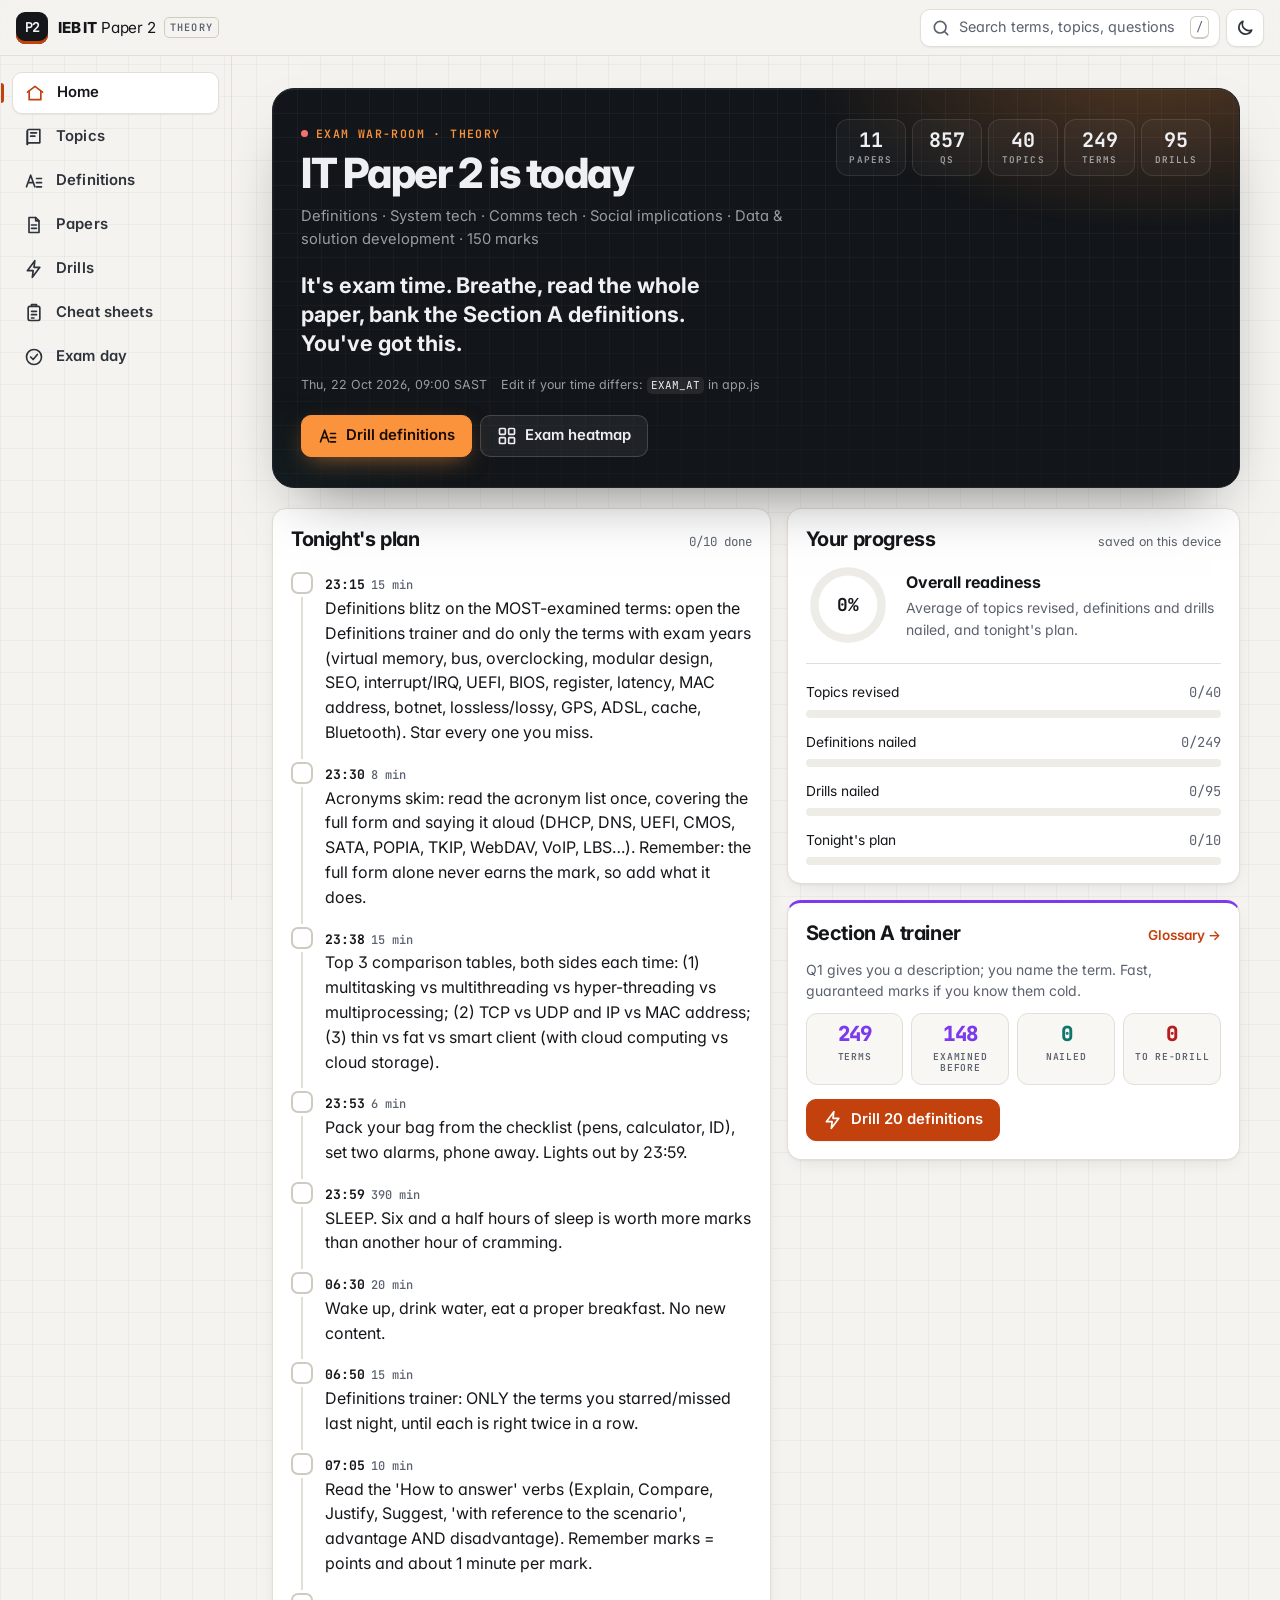
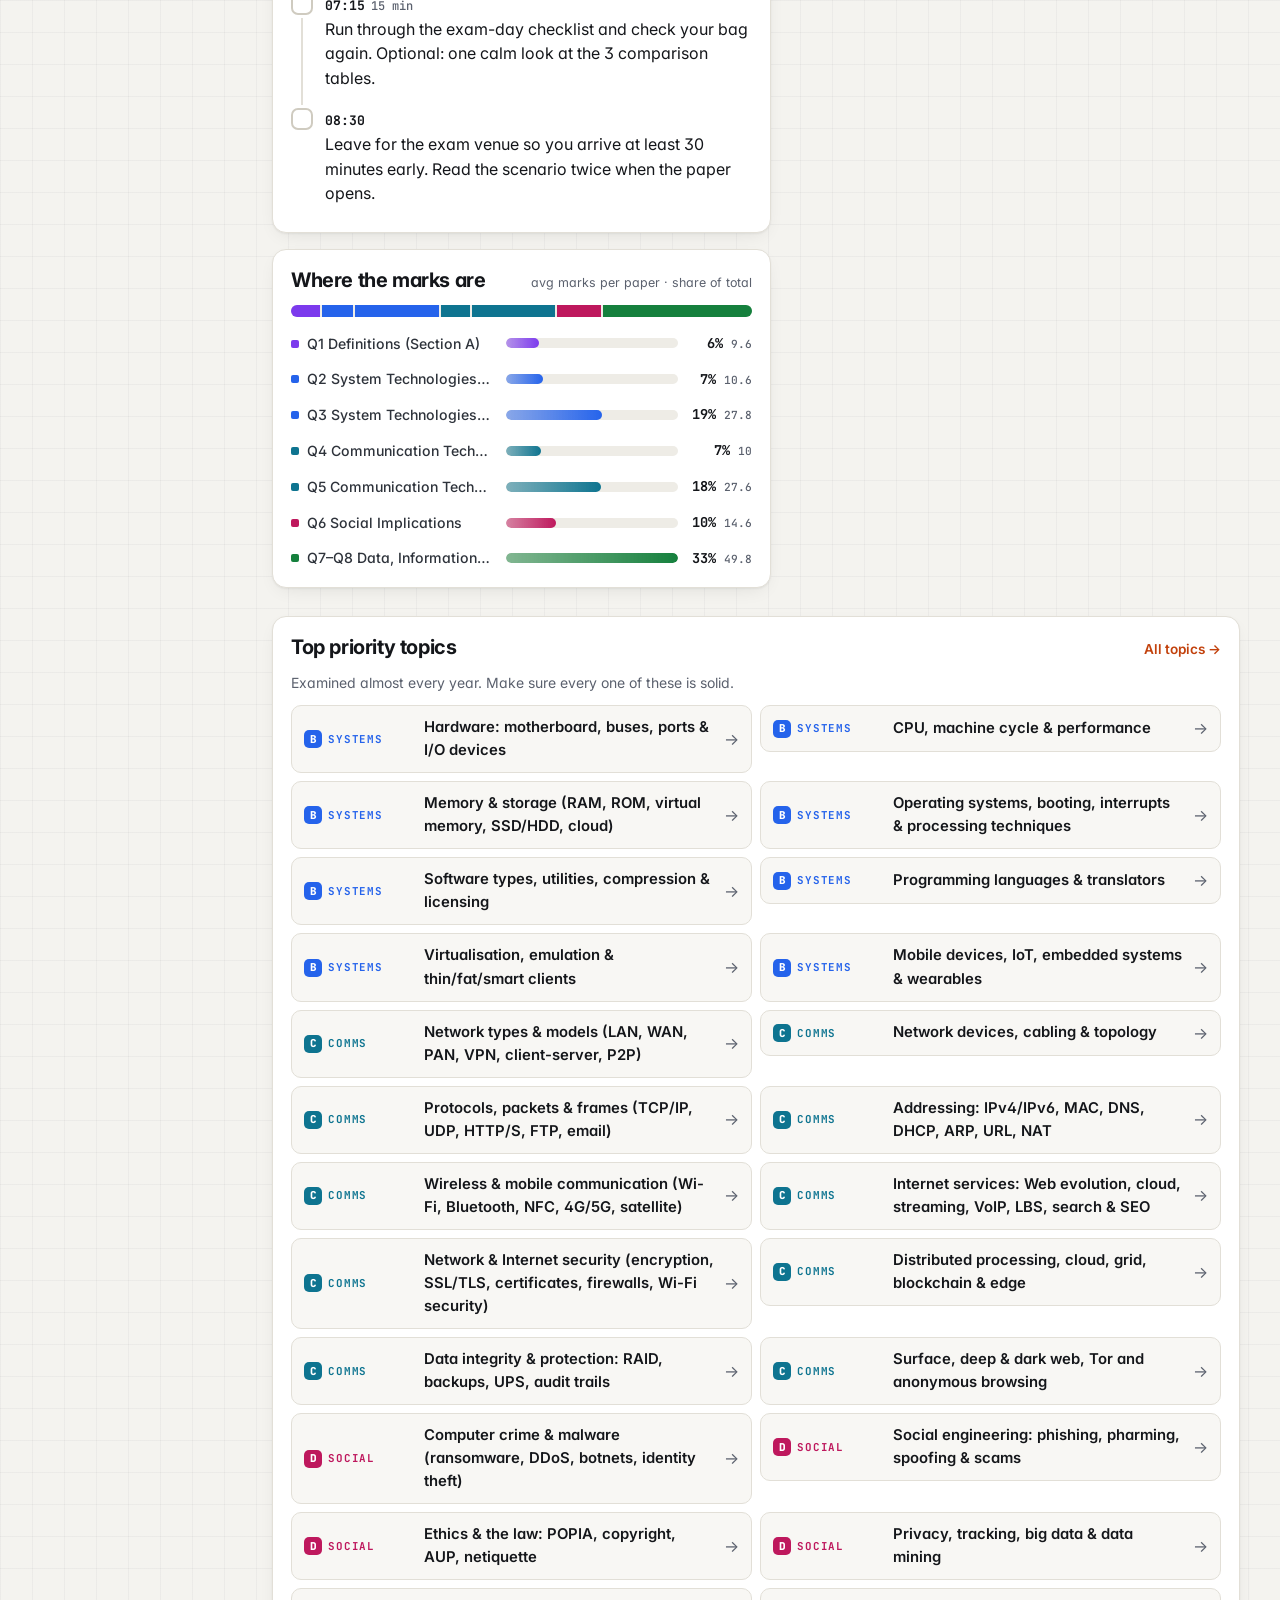
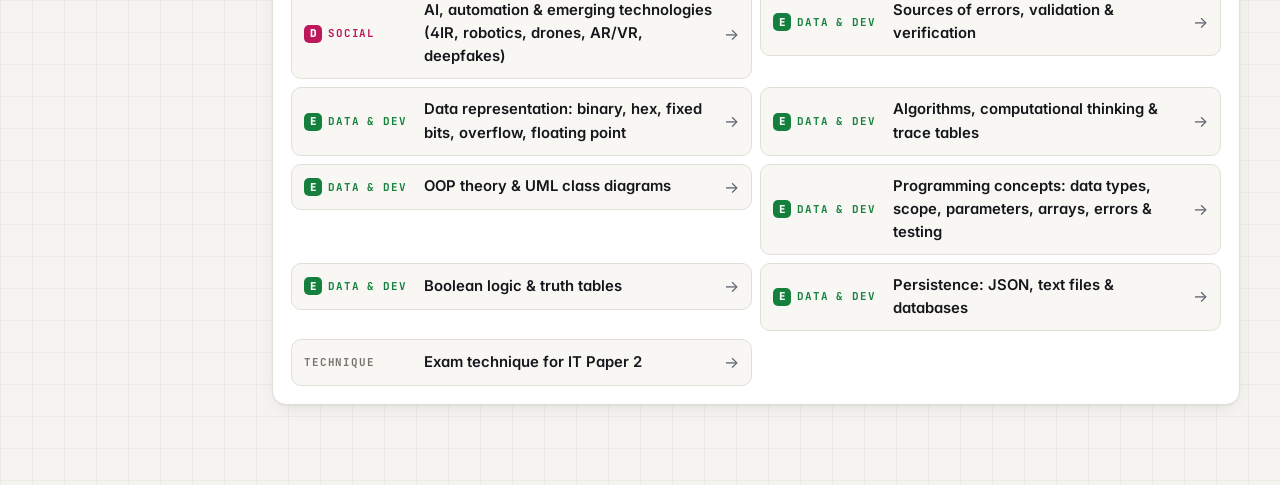
<file: index.html>
<!doctype html>
<html lang="en-ZA">
<head>
  <meta charset="utf-8">
  <meta name="viewport" content="width=device-width, initial-scale=1">
  <title>IEB IT Paper 2 · Theory</title>
  <meta name="description" content="Night-before cram site for IEB Grade 12 IT Paper 2 (Theory): Section A definitions trainer, topic notes, past-paper model answers, drills and cheat sheets.">
  <meta name="color-scheme" content="light dark">
  <meta name="theme-color" content="#f4f3ef" media="(prefers-color-scheme: light)">
  <meta name="theme-color" content="#0d0f12" media="(prefers-color-scheme: dark)">
  <link rel="icon" href="data:image/svg+xml,%3Csvg xmlns='http://www.w3.org/2000/svg' viewBox='0 0 64 64'%3E%3Crect width='64' height='64' rx='14' fill='%2314161a'/%3E%3Cpath d='M11 46V18h9a8 8 0 0 1 0 16h-9' fill='none' stroke='%23e8eaed' stroke-width='6' stroke-linejoin='round'/%3E%3Cpath d='M35 25a7.5 7.5 0 0 1 15 0c0 7-15 11-15 21h16' fill='none' stroke='%23fb923c' stroke-width='6' stroke-linecap='round' stroke-linejoin='round'/%3E%3C/svg%3E">
  <script>
    /* Apply the saved theme before first paint, and note any data file that fails to load or parse. */
    (function () {
      try {
        var t = localStorage.getItem("p2:theme");
        if (t === "light" || t === "dark") document.documentElement.setAttribute("data-theme", t);
      } catch (e) {}
      window.P2_MISSING = [];
      window.addEventListener("error", function (e) {
        var el = e.target, src = el && el.tagName === "SCRIPT" ? el.getAttribute("src") : e.filename;
        if (src && /(^|\/)data\/[^/]+\.js/.test(src)) window.P2_MISSING.push(String(src).replace(/^.*?(data\/)/, "$1").replace(/[?#].*$/, ""));
      }, true);
    })();
  </script>
  <link rel="preconnect" href="https://fonts.googleapis.com">
  <link rel="preconnect" href="https://fonts.gstatic.com" crossorigin>
  <link rel="stylesheet" href="https://fonts.googleapis.com/css2?family=Inter:wght@400;500;600;700;800&family=JetBrains+Mono:wght@400;500;700&display=swap">
  <link rel="stylesheet" href="styles.css">
</head>
<body>
  <a class="skip-link" href="#main">Skip to content</a>

  <header class="topbar">
    <a class="brand" href="#/" aria-label="IEB IT Paper 2 Theory, home">
      <span class="brand-mark" aria-hidden="true">P2</span>
      <span class="brand-text"><strong>IEB IT</strong> Paper 2 <span class="brand-sub">Theory</span></span>
    </a>
    <span class="tminus" id="tminus" aria-live="off"></span>
    <div class="topbar-actions">
      <button type="button" class="search-trigger" id="search-open" aria-haspopup="dialog" aria-keyshortcuts="/">
        <svg class="ico" aria-hidden="true" viewBox="0 0 24 24"><circle cx="11" cy="11" r="7"/><path d="m20 20-3.5-3.5"/></svg>
        <span class="search-trigger-text">Search terms, topics, questions</span>
        <kbd aria-hidden="true">/</kbd>
        <span class="sr-only">Search</span>
      </button>
      <button type="button" class="icon-btn" id="theme-toggle" aria-label="Switch to dark mode">
        <svg class="ico ico-moon" aria-hidden="true" viewBox="0 0 24 24"><path d="M20 14.5A8 8 0 0 1 9.5 4a8 8 0 1 0 10.5 10.5z"/></svg>
        <svg class="ico ico-sun" aria-hidden="true" viewBox="0 0 24 24"><circle cx="12" cy="12" r="4"/><path d="M12 2v2M12 20v2M4.9 4.9l1.4 1.4M17.7 17.7l1.4 1.4M2 12h2M20 12h2M4.9 19.1l1.4-1.4M17.7 6.3l1.4-1.4"/></svg>
      </button>
    </div>
  </header>

  <nav class="mainnav" aria-label="Main">
    <ul>
      <li><a href="#/" data-nav="home"><svg class="ico" aria-hidden="true" viewBox="0 0 24 24"><path d="M3 11 12 4l9 7"/><path d="M5 10v10h14V10"/></svg><span>Home</span></a></li>
      <li><a href="#/topics" data-nav="topics"><svg class="ico" aria-hidden="true" viewBox="0 0 24 24"><path d="M4 5a2 2 0 0 1 2-2h13v16H6a2 2 0 0 0-2 2z"/><path d="M4 21V5M8 7h7M8 11h5"/></svg><span>Topics</span></a></li>
      <li><a href="#/definitions" data-nav="definitions"><svg class="ico" aria-hidden="true" viewBox="0 0 24 24"><path d="m3 19 5-14 5 14M5 14h6"/><path d="M15 9h6M15 14h6M15 19h6"/></svg><span><span class="nav-short">Terms</span><span class="nav-long">Definitions</span></span></a></li>
      <li><a href="#/papers" data-nav="papers"><svg class="ico" aria-hidden="true" viewBox="0 0 24 24"><path d="M14 3H6v18h12V7z"/><path d="M14 3v4h4M9 12h6M9 16h6"/></svg><span>Papers</span></a></li>
      <li><a href="#/drills" data-nav="drills"><svg class="ico" aria-hidden="true" viewBox="0 0 24 24"><path d="M13 2 4 14h7l-1 8 9-12h-7z"/></svg><span>Drills</span></a></li>
      <li><a href="#/cheat" data-nav="cheat"><svg class="ico" aria-hidden="true" viewBox="0 0 24 24"><rect x="5" y="4" width="14" height="17" rx="2"/><path d="M9 4V2h6v2M9 10h6M9 14h6M9 18h3"/></svg><span>Cheat<span class="nav-long">&nbsp;sheets</span></span></a></li>
      <li><a href="#/exam" data-nav="exam"><svg class="ico" aria-hidden="true" viewBox="0 0 24 24"><circle cx="12" cy="12" r="9"/><path d="m8 12 3 3 5-6"/></svg><span>Exam<span class="nav-long">&nbsp;day</span></span></a></li>
    </ul>
  </nav>

  <main id="main" tabindex="-1">
    <noscript><p class="empty">This site needs JavaScript to show the study content.</p></noscript>
    <div id="view" class="view"></div>
  </main>

  <dialog id="search-dialog" class="search-dialog" aria-label="Search">
    <form method="dialog" class="search-form" role="search" onsubmit="return false">
      <svg class="ico" aria-hidden="true" viewBox="0 0 24 24"><circle cx="11" cy="11" r="7"/><path d="m20 20-3.5-3.5"/></svg>
      <input id="search-input" type="search" autocomplete="off" spellcheck="false"
             placeholder="Search: DHCP, normalisation, phishing, 2024…"
             role="combobox" aria-expanded="false" aria-controls="search-results" aria-autocomplete="list">
      <button type="button" class="btn btn-ghost btn-sm" id="search-close">Esc</button>
    </form>
    <div id="search-results" class="search-results" role="listbox" aria-label="Search results"></div>
    <p class="search-hint"><kbd>↑</kbd><kbd>↓</kbd> move · <kbd>Enter</kbd> open · <kbd>Esc</kbd> close</p>
  </dialog>

  <div id="toast" class="toast" role="status" aria-live="polite"></div>

  <!-- DATA:BEGIN -->
  <script defer src="data/papers-a.js"></script>
  <script defer src="data/papers-b.js"></script>
  <script defer src="data/papers-c.js"></script>
  <script defer src="data/topics.js"></script>
  <script defer src="data/glossary.js"></script>
  <script defer src="data/drills.js"></script>
  <script defer src="data/plan.js"></script>
  <!-- DATA:END -->
  <script defer src="app.js"></script>
</body>
</html>
</file>
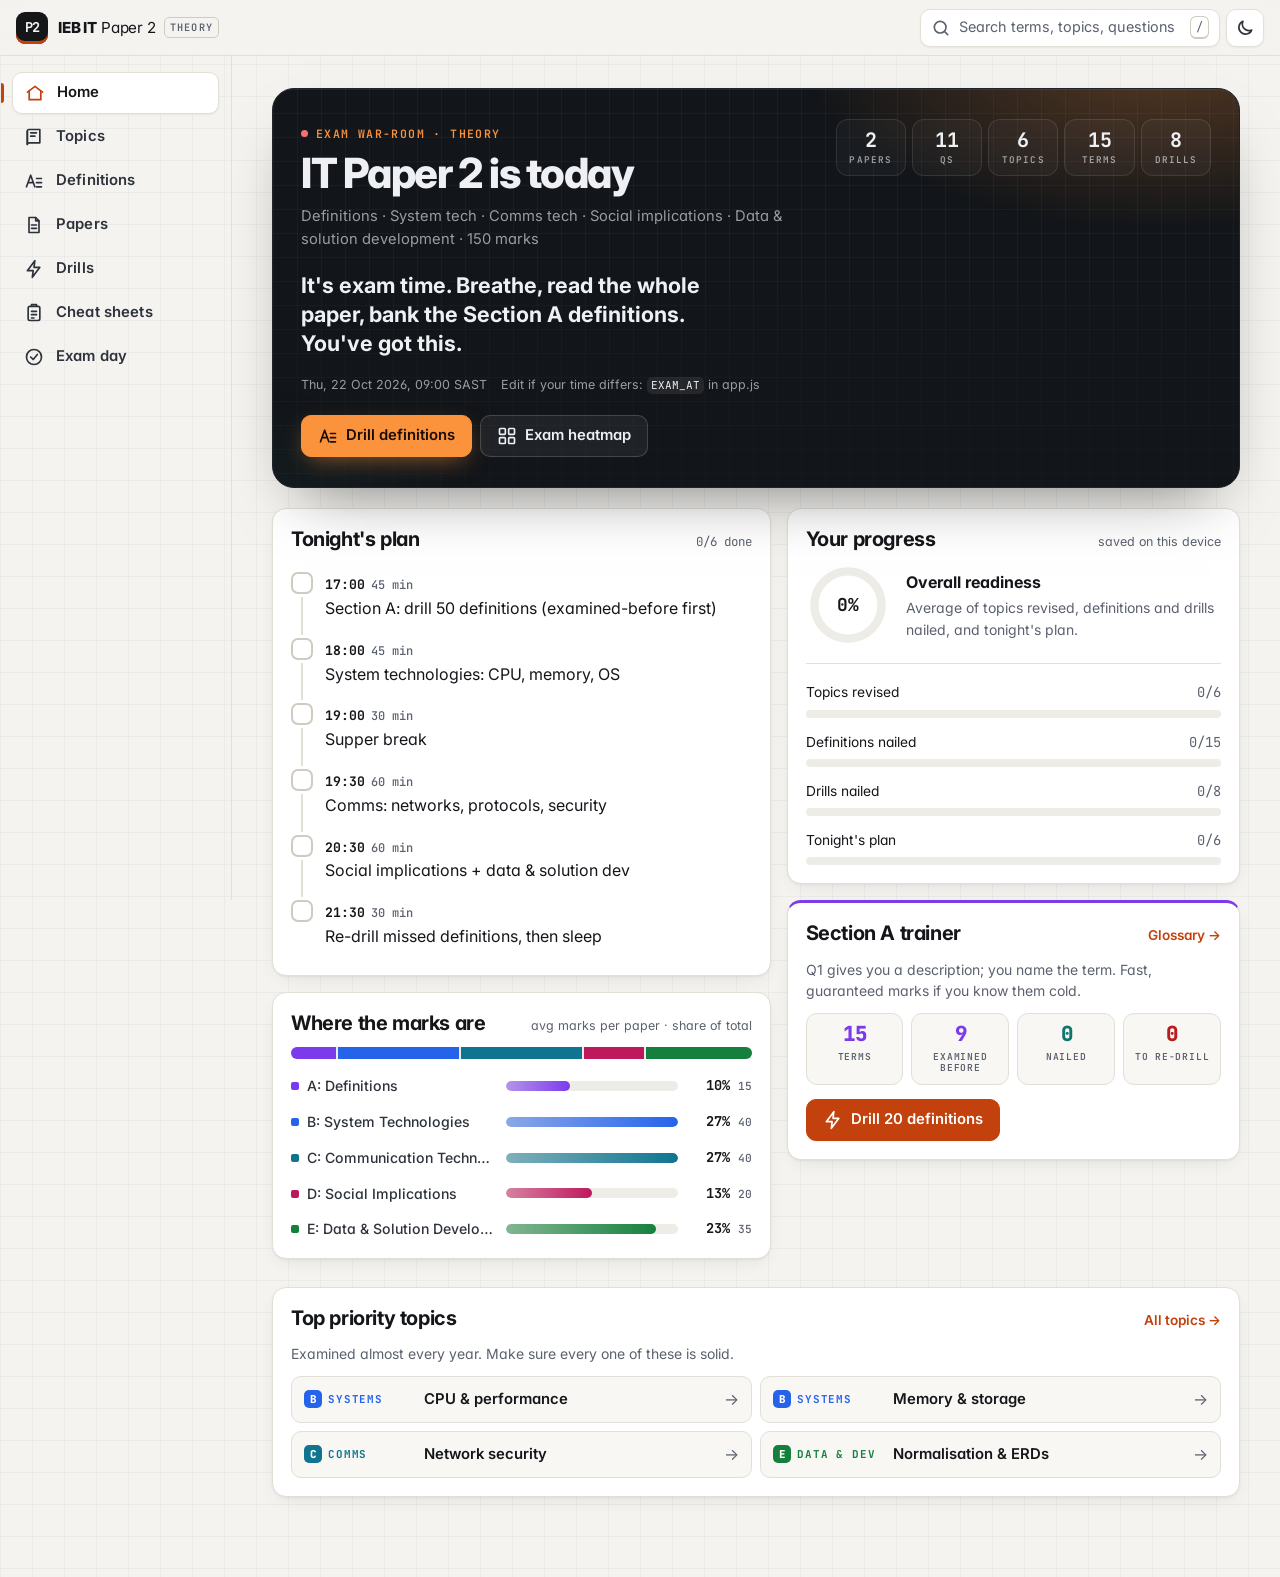
<file: dev/index-dev.html>
<!doctype html>
<html lang="en-ZA">
<head>
  <meta charset="utf-8">
  <meta name="viewport" content="width=device-width, initial-scale=1">
  <title>IEB IT Paper 2 · Theory (dev)</title>
  <meta name="description" content="Night-before cram site for IEB Grade 12 IT Paper 2 (Theory): Section A definitions trainer, topic notes, past-paper model answers, drills and cheat sheets.">
  <meta name="color-scheme" content="light dark">
  <meta name="theme-color" content="#f4f3ef" media="(prefers-color-scheme: light)">
  <meta name="theme-color" content="#0d0f12" media="(prefers-color-scheme: dark)">
  <link rel="icon" href="data:image/svg+xml,%3Csvg xmlns='http://www.w3.org/2000/svg' viewBox='0 0 64 64'%3E%3Crect width='64' height='64' rx='14' fill='%2314161a'/%3E%3Cpath d='M11 46V18h9a8 8 0 0 1 0 16h-9' fill='none' stroke='%23e8eaed' stroke-width='6' stroke-linejoin='round'/%3E%3Cpath d='M35 25a7.5 7.5 0 0 1 15 0c0 7-15 11-15 21h16' fill='none' stroke='%23fb923c' stroke-width='6' stroke-linecap='round' stroke-linejoin='round'/%3E%3C/svg%3E">
  <script>
    /* Apply the saved theme before first paint, and note any data file that fails to load or parse. */
    (function () {
      try {
        var t = localStorage.getItem("p2:theme");
        if (t === "light" || t === "dark") document.documentElement.setAttribute("data-theme", t);
      } catch (e) {}
      window.P2_MISSING = [];
      window.addEventListener("error", function (e) {
        var el = e.target, src = el && el.tagName === "SCRIPT" ? el.getAttribute("src") : e.filename;
        if (src && /(^|\/)data\/[^/]+\.js/.test(src)) window.P2_MISSING.push(String(src).replace(/^.*?(data\/)/, "$1").replace(/[?#].*$/, ""));
      }, true);
    })();
  </script>
  <link rel="preconnect" href="https://fonts.googleapis.com">
  <link rel="preconnect" href="https://fonts.gstatic.com" crossorigin>
  <link rel="stylesheet" href="https://fonts.googleapis.com/css2?family=Inter:wght@400;500;600;700;800&family=JetBrains+Mono:wght@400;500;700&display=swap">
  <link rel="stylesheet" href="../styles.css">
</head>
<body>
  <a class="skip-link" href="#main">Skip to content</a>

  <header class="topbar">
    <a class="brand" href="#/" aria-label="IEB IT Paper 2 Theory, home">
      <span class="brand-mark" aria-hidden="true">P2</span>
      <span class="brand-text"><strong>IEB IT</strong> Paper 2 <span class="brand-sub">Theory</span></span>
    </a>
    <span class="tminus" id="tminus" aria-live="off"></span>
    <div class="topbar-actions">
      <button type="button" class="search-trigger" id="search-open" aria-haspopup="dialog" aria-keyshortcuts="/">
        <svg class="ico" aria-hidden="true" viewBox="0 0 24 24"><circle cx="11" cy="11" r="7"/><path d="m20 20-3.5-3.5"/></svg>
        <span class="search-trigger-text">Search terms, topics, questions</span>
        <kbd aria-hidden="true">/</kbd>
        <span class="sr-only">Search</span>
      </button>
      <button type="button" class="icon-btn" id="theme-toggle" aria-label="Switch to dark mode">
        <svg class="ico ico-moon" aria-hidden="true" viewBox="0 0 24 24"><path d="M20 14.5A8 8 0 0 1 9.5 4a8 8 0 1 0 10.5 10.5z"/></svg>
        <svg class="ico ico-sun" aria-hidden="true" viewBox="0 0 24 24"><circle cx="12" cy="12" r="4"/><path d="M12 2v2M12 20v2M4.9 4.9l1.4 1.4M17.7 17.7l1.4 1.4M2 12h2M20 12h2M4.9 19.1l1.4-1.4M17.7 6.3l1.4-1.4"/></svg>
      </button>
    </div>
  </header>

  <nav class="mainnav" aria-label="Main">
    <ul>
      <li><a href="#/" data-nav="home"><svg class="ico" aria-hidden="true" viewBox="0 0 24 24"><path d="M3 11 12 4l9 7"/><path d="M5 10v10h14V10"/></svg><span>Home</span></a></li>
      <li><a href="#/topics" data-nav="topics"><svg class="ico" aria-hidden="true" viewBox="0 0 24 24"><path d="M4 5a2 2 0 0 1 2-2h13v16H6a2 2 0 0 0-2 2z"/><path d="M4 21V5M8 7h7M8 11h5"/></svg><span>Topics</span></a></li>
      <li><a href="#/definitions" data-nav="definitions"><svg class="ico" aria-hidden="true" viewBox="0 0 24 24"><path d="m3 19 5-14 5 14M5 14h6"/><path d="M15 9h6M15 14h6M15 19h6"/></svg><span><span class="nav-short">Terms</span><span class="nav-long">Definitions</span></span></a></li>
      <li><a href="#/papers" data-nav="papers"><svg class="ico" aria-hidden="true" viewBox="0 0 24 24"><path d="M14 3H6v18h12V7z"/><path d="M14 3v4h4M9 12h6M9 16h6"/></svg><span>Papers</span></a></li>
      <li><a href="#/drills" data-nav="drills"><svg class="ico" aria-hidden="true" viewBox="0 0 24 24"><path d="M13 2 4 14h7l-1 8 9-12h-7z"/></svg><span>Drills</span></a></li>
      <li><a href="#/cheat" data-nav="cheat"><svg class="ico" aria-hidden="true" viewBox="0 0 24 24"><rect x="5" y="4" width="14" height="17" rx="2"/><path d="M9 4V2h6v2M9 10h6M9 14h6M9 18h3"/></svg><span>Cheat<span class="nav-long">&nbsp;sheets</span></span></a></li>
      <li><a href="#/exam" data-nav="exam"><svg class="ico" aria-hidden="true" viewBox="0 0 24 24"><circle cx="12" cy="12" r="9"/><path d="m8 12 3 3 5-6"/></svg><span>Exam<span class="nav-long">&nbsp;day</span></span></a></li>
    </ul>
  </nav>

  <main id="main" tabindex="-1">
    <noscript><p class="empty">This site needs JavaScript to show the study content.</p></noscript>
    <div id="view" class="view"></div>
  </main>

  <dialog id="search-dialog" class="search-dialog" aria-label="Search">
    <form method="dialog" class="search-form" role="search" onsubmit="return false">
      <svg class="ico" aria-hidden="true" viewBox="0 0 24 24"><circle cx="11" cy="11" r="7"/><path d="m20 20-3.5-3.5"/></svg>
      <input id="search-input" type="search" autocomplete="off" spellcheck="false"
             placeholder="Search: DHCP, normalisation, phishing, 2024…"
             role="combobox" aria-expanded="false" aria-controls="search-results" aria-autocomplete="list">
      <button type="button" class="btn btn-ghost btn-sm" id="search-close">Esc</button>
    </form>
    <div id="search-results" class="search-results" role="listbox" aria-label="Search results"></div>
    <p class="search-hint"><kbd>↑</kbd><kbd>↓</kbd> move · <kbd>Enter</kbd> open · <kbd>Esc</kbd> close</p>
  </dialog>

  <div id="toast" class="toast" role="status" aria-live="polite"></div>

  <!-- DEV: sample data instead of data/*.js -->
  <script defer src="sample-data.js"></script>
  <script defer src="../app.js"></script>
</body>
</html>
</file>
<file: styles.css>
/* IEB IT Paper 2 (Theory) — styles
   Tokens on :root; dark mode via prefers-color-scheme unless data-theme="light",
   or forced with data-theme="dark". */

:root {
  --bg: #f4f3ef;
  --bg-grid: rgba(20, 22, 26, 0.035);
  --surface: #ffffff;
  --surface-2: #f8f7f4;
  --surface-3: #eeece6;
  --ink: #14161a;
  --ink-2: #2e333b;
  --muted: #5b616e;
  --line: #e2dfd7;
  --line-strong: #cfcbc0;

  --accent: #c2410c;          /* signal orange, AA on white */
  --accent-strong: #9a3412;
  --accent-ink: #ffffff;
  --accent-soft: #fff1e8;
  --accent-line: #fdc9a8;

  --good: #0f766e;
  --good-soft: #e6f6f3;
  --bad: #b91c1c;
  --bad-soft: #fdecec;
  --warn: #a16207;
  --warn-soft: #fdf6e3;
  --info: #1d4ed8;
  --info-soft: #ebf1ff;

  --p3: var(--accent);
  --p2: #a16207;
  --p1: #5b616e;

  --code-bg: #f6f5f1;
  --code-ink: #1f2328;
  --code-line: #e7e4dc;

  /* Section accents (A–E + exam technique): AA on white */
  --sec-a: #7c3aed;
  --sec-b: #2563eb;
  --sec-c: #0e7490;
  --sec-d: #be185d;
  --sec-e: #15803d;
  --sec-x: #78716c;
  --sec: var(--accent);

  --shadow-sm: 0 1px 2px rgba(20, 22, 26, 0.06);
  --shadow: 0 1px 2px rgba(20, 22, 26, 0.05), 0 6px 20px -8px rgba(20, 22, 26, 0.12);
  --shadow-lg: 0 24px 60px -12px rgba(20, 22, 26, 0.35);

  --radius: 14px;
  --radius-sm: 9px;
  --gutter: 16px;
  --topbar-h: 56px;
  --bottomnav-h: 64px;
  --sidebar-w: 232px;

  --font: "Inter", system-ui, -apple-system, "Segoe UI", Roboto, sans-serif;
  --mono: "JetBrains Mono", ui-monospace, "SFMono-Regular", Menlo, Consolas, monospace;

  color-scheme: light;
}

@media (prefers-color-scheme: dark) {
  :root:not([data-theme="light"]) {
    --bg: #0c0e11;
    --bg-grid: rgba(232, 234, 237, 0.03);
    --surface: #14171c;
    --surface-2: #181c22;
    --surface-3: #20252d;
    --ink: #e8eaed;
    --ink-2: #c9cdd4;
    --muted: #9aa1ad;
    --line: #252a32;
    --line-strong: #353b45;

    --accent: #fb923c;
    --accent-strong: #fdba74;
    --accent-ink: #1a0d03;
    --accent-soft: rgba(251, 146, 60, 0.12);
    --accent-line: rgba(251, 146, 60, 0.35);

    --good: #2dd4bf;
    --good-soft: rgba(45, 212, 191, 0.12);
    --bad: #f87171;
    --bad-soft: rgba(248, 113, 113, 0.12);
    --warn: #facc15;
    --warn-soft: rgba(250, 204, 21, 0.1);
    --info: #93b4ff;
    --info-soft: rgba(147, 180, 255, 0.12);

    --p2: #facc15;
    --p1: #9aa1ad;

    --code-bg: #0f1216;
    --code-ink: #dfe3ea;
    --code-line: #232831;

    --sec-a: #a78bfa;
    --sec-b: #60a5fa;
    --sec-c: #22d3ee;
    --sec-d: #f472b6;
    --sec-e: #4ade80;
    --sec-x: #a8a29e;

    --shadow-sm: 0 1px 2px rgba(0, 0, 0, 0.4);
    --shadow: 0 1px 2px rgba(0, 0, 0, 0.4), 0 8px 24px -10px rgba(0, 0, 0, 0.6);
    --shadow-lg: 0 24px 60px -12px rgba(0, 0, 0, 0.8);
    color-scheme: dark;
  }
}

:root[data-theme="dark"] {
  --bg: #0c0e11;
  --bg-grid: rgba(232, 234, 237, 0.03);
  --surface: #14171c;
  --surface-2: #181c22;
  --surface-3: #20252d;
  --ink: #e8eaed;
  --ink-2: #c9cdd4;
  --muted: #9aa1ad;
  --line: #252a32;
  --line-strong: #353b45;

  --accent: #fb923c;
  --accent-strong: #fdba74;
  --accent-ink: #1a0d03;
  --accent-soft: rgba(251, 146, 60, 0.12);
  --accent-line: rgba(251, 146, 60, 0.35);

  --good: #2dd4bf;
  --good-soft: rgba(45, 212, 191, 0.12);
  --bad: #f87171;
  --bad-soft: rgba(248, 113, 113, 0.12);
  --warn: #facc15;
  --warn-soft: rgba(250, 204, 21, 0.1);
  --info: #93b4ff;
  --info-soft: rgba(147, 180, 255, 0.12);

  --p2: #facc15;
  --p1: #9aa1ad;

  --code-bg: #0f1216;
  --code-ink: #dfe3ea;
  --code-line: #232831;

  --sec-a: #a78bfa;
  --sec-b: #60a5fa;
  --sec-c: #22d3ee;
  --sec-d: #f472b6;
  --sec-e: #4ade80;
  --sec-x: #a8a29e;

  --shadow-sm: 0 1px 2px rgba(0, 0, 0, 0.4);
  --shadow: 0 1px 2px rgba(0, 0, 0, 0.4), 0 8px 24px -10px rgba(0, 0, 0, 0.6);
  --shadow-lg: 0 24px 60px -12px rgba(0, 0, 0, 0.8);
  color-scheme: dark;
}

/* ---------- Base ---------- */
*, *::before, *::after { box-sizing: border-box; }
html { -webkit-text-size-adjust: 100%; scroll-padding-top: calc(var(--topbar-h) + 16px); }
body {
  margin: 0;
  background-color: var(--bg);
  background-image:
    linear-gradient(var(--bg-grid) 1px, transparent 1px),
    linear-gradient(90deg, var(--bg-grid) 1px, transparent 1px);
  background-size: 32px 32px;
  color: var(--ink);
  font-family: var(--font);
  font-size: 16px;
  line-height: 1.55;
  font-feature-settings: "cv11", "ss01";
  -webkit-font-smoothing: antialiased;
  overflow-x: hidden;
  min-height: 100vh;
}
h1, h2, h3, h4 { line-height: 1.2; margin: 0 0 0.5em; letter-spacing: -0.02em; color: var(--ink); }
h1 { font-size: clamp(1.6rem, 4.5vw, 2.3rem); font-weight: 800; letter-spacing: -0.035em; }
h2 { font-size: 1.25rem; font-weight: 700; }
h3 { font-size: 1.05rem; font-weight: 700; }
p { margin: 0 0 0.8em; }
a { color: var(--accent); text-underline-offset: 3px; }
a:hover { color: var(--accent-strong); }
ul, ol { padding-left: 1.2em; margin: 0 0 0.8em; }
li + li { margin-top: 0.3em; }
code, kbd, pre { font-family: var(--mono); }
:not(pre) > code {
  font-size: 0.88em; background: var(--surface-3); padding: 0.1em 0.35em; border-radius: 5px;
  overflow-wrap: anywhere;
}
kbd {
  display: inline-block; min-width: 1.6em; padding: 0.05em 0.4em; font-size: 0.75em; text-align: center;
  border: 1px solid var(--line-strong); border-bottom-width: 2px; border-radius: 6px;
  background: var(--surface); color: var(--muted);
}
hr { border: 0; border-top: 1px solid var(--line); margin: 1.5rem 0; }
button { font: inherit; color: inherit; }
img, svg { max-width: 100%; }

:focus-visible { outline: 3px solid var(--accent); outline-offset: 2px; border-radius: 6px; }
main:focus { outline: none; }

.sr-only {
  position: absolute !important; width: 1px; height: 1px; padding: 0; margin: -1px;
  overflow: hidden; clip: rect(0 0 0 0); white-space: nowrap; border: 0;
}
.skip-link {
  position: absolute; left: 8px; top: -60px; z-index: 100; padding: 8px 14px;
  background: var(--accent); color: var(--accent-ink); border-radius: 8px; font-weight: 600;
}
.skip-link:focus { top: 8px; }

.ico {
  width: 20px; height: 20px; flex: none; fill: none; stroke: currentColor;
  stroke-width: 2; stroke-linecap: round; stroke-linejoin: round;
}
.muted { color: var(--muted); }
.mono { font-family: var(--mono); }
.small { font-size: 0.875rem; }
.tiny { font-size: 0.78rem; }

/* ---------- Top bar ---------- */
.topbar {
  position: sticky; top: 0; z-index: 30;
  height: var(--topbar-h);
  display: flex; align-items: center; gap: 10px;
  padding: 0 var(--gutter);
  background: color-mix(in srgb, var(--bg) 85%, transparent);
  -webkit-backdrop-filter: saturate(1.4) blur(12px);
  backdrop-filter: saturate(1.4) blur(12px);
  border-bottom: 1px solid var(--line);
}
.brand { display: flex; align-items: center; gap: 10px; text-decoration: none; color: var(--ink); min-width: 0; }
.brand:hover { color: var(--ink); }
.brand-mark {
  display: grid; place-items: center; width: 32px; height: 32px; flex: none;
  border-radius: 9px; background: var(--ink); color: var(--bg);
  font: 700 0.85rem/1 var(--mono); letter-spacing: -0.04em;
  box-shadow: inset 0 -3px 0 var(--accent);
}
.brand-text { font-size: 0.95rem; white-space: nowrap; letter-spacing: -0.01em; }
.brand-text strong { font-weight: 800; }
.tminus {
  font: 600 0.75rem/1 var(--mono); color: var(--accent);
  padding: 6px 8px; border: 1px solid var(--accent-line); border-radius: 999px;
  background: var(--accent-soft); white-space: nowrap;
}
.tminus:empty { display: none; }
.topbar-actions { margin-left: auto; display: flex; align-items: center; gap: 6px; }

.search-trigger {
  display: flex; align-items: center; gap: 8px; height: 38px; padding: 0 10px;
  border: 1px solid var(--line); border-radius: 10px; background: var(--surface);
  color: var(--muted); cursor: pointer; box-shadow: var(--shadow-sm);
}
.search-trigger:hover { border-color: var(--line-strong); color: var(--ink); }
.search-trigger-text, .search-trigger kbd { display: none; }
.icon-btn {
  display: grid; place-items: center; width: 38px; height: 38px; padding: 0;
  border: 1px solid var(--line); border-radius: 10px; background: var(--surface);
  color: var(--ink-2); cursor: pointer; box-shadow: var(--shadow-sm);
}
.icon-btn:hover { border-color: var(--line-strong); color: var(--ink); }
.ico-sun { display: none; }
@media (prefers-color-scheme: dark) {
  :root:not([data-theme="light"]) .ico-sun { display: block; }
  :root:not([data-theme="light"]) .ico-moon { display: none; }
}
:root[data-theme="dark"] .ico-sun { display: block; }
:root[data-theme="dark"] .ico-moon { display: none; }

/* ---------- Nav: bottom bar on phones ---------- */
.mainnav {
  position: fixed; left: 0; right: 0; bottom: 0; z-index: 30;
  height: calc(var(--bottomnav-h) + env(safe-area-inset-bottom, 0px));
  padding-bottom: env(safe-area-inset-bottom, 0px);
  background: color-mix(in srgb, var(--surface) 92%, transparent);
  -webkit-backdrop-filter: blur(14px); backdrop-filter: blur(14px);
  border-top: 1px solid var(--line);
}
.mainnav ul { list-style: none; margin: 0; padding: 0 4px; display: grid; grid-template-columns: repeat(7, minmax(0, 1fr)); height: var(--bottomnav-h); }
.mainnav li { margin: 0; }
.mainnav a {
  height: 100%; display: flex; flex-direction: column; align-items: center; justify-content: center; gap: 3px;
  color: var(--muted); text-decoration: none; font-size: 0.68rem; font-weight: 600; letter-spacing: 0.01em;
  border-radius: 10px; position: relative;
}
.mainnav a:hover { color: var(--ink); }
.mainnav a[aria-current="page"] { color: var(--accent); }
.mainnav a[aria-current="page"]::before {
  content: ""; position: absolute; top: 0; left: 30%; right: 30%; height: 3px; border-radius: 0 0 3px 3px; background: var(--accent);
}
.nav-long { display: none; }
.nav-short { display: inline; }

main {
  padding: 20px var(--gutter) calc(var(--bottomnav-h) + 40px);
  max-width: 1080px; margin: 0 auto;
}
.view { min-width: 0; }

/* ---------- Desktop layout ---------- */
@media (min-width: 900px) {
  .search-trigger { min-width: 300px; }
  .search-trigger-text { display: inline; font-size: 0.9rem; }
  .search-trigger kbd { display: inline-block; margin-left: auto; }
  .mainnav {
    top: var(--topbar-h); bottom: 0; right: auto; width: var(--sidebar-w); height: auto;
    border-top: 0; border-right: 1px solid var(--line); background: transparent;
    -webkit-backdrop-filter: none; backdrop-filter: none; padding: 16px 12px;
  }
  .mainnav ul { display: flex; flex-direction: column; gap: 2px; height: auto; padding: 0; }
  .mainnav li + li { margin-top: 0; }
  .mainnav a {
    flex-direction: row; justify-content: flex-start; gap: 12px; height: 42px; padding: 0 12px;
    font-size: 0.93rem; font-weight: 600; color: var(--ink-2);
  }
  .mainnav a:hover { background: var(--surface-3); }
  .mainnav a[aria-current="page"] { background: var(--surface); color: var(--ink); box-shadow: var(--shadow-sm); border: 1px solid var(--line); }
  .mainnav a[aria-current="page"] .ico { color: var(--accent); }
  .mainnav a[aria-current="page"]::before { top: 10px; bottom: 10px; left: -12px; right: auto; width: 3px; height: auto; border-radius: 0 3px 3px 0; }
  .nav-long { display: inline; }
  .nav-short { display: none; }
  main { margin-left: var(--sidebar-w); padding: 32px 40px 80px; max-width: calc(1080px + var(--sidebar-w)); }
}
@media (min-width: 1400px) {
  main { margin-left: calc(var(--sidebar-w) + (100vw - var(--sidebar-w) - 1080px) / 2 - 40px); }
}

/* ---------- Generic components ---------- */
.page-head { margin-bottom: 22px; }
.page-head p { color: var(--muted); max-width: 62ch; margin-bottom: 0; }
.eyebrow {
  display: inline-flex; align-items: center; gap: 8px;
  font: 600 0.72rem/1 var(--mono); text-transform: uppercase; letter-spacing: 0.12em; color: var(--accent);
  margin-bottom: 10px;
}
.eyebrow::before { content: ""; width: 18px; height: 2px; background: currentColor; }
.crumbs { font-size: 0.85rem; margin-bottom: 10px; color: var(--muted); }
.crumbs a { color: var(--muted); text-decoration: none; }
.crumbs a:hover { color: var(--accent); }

.card {
  background: var(--surface); border: 1px solid var(--line); border-radius: var(--radius);
  padding: 18px; box-shadow: var(--shadow); min-width: 0;
}
.card-head { display: flex; align-items: baseline; justify-content: space-between; gap: 12px; margin-bottom: 12px; flex-wrap: wrap; }
.card-head h2, .card-head h3 { margin: 0; }
.card-link { font-size: 0.85rem; font-weight: 600; text-decoration: none; }

.grid { display: grid; gap: 16px; }
.grid-2 { display: grid; gap: 16px; }
@media (min-width: 760px) { .grid-2 { grid-template-columns: 1fr 1fr; } }
.stack > * + * { margin-top: 16px; }
.section-gap { margin-top: 28px; }

.btn {
  display: inline-flex; align-items: center; justify-content: center; gap: 8px;
  min-height: 42px; padding: 0 16px; border-radius: 10px; border: 1px solid var(--line-strong);
  background: var(--surface); color: var(--ink); font-weight: 600; font-size: 0.93rem;
  cursor: pointer; text-decoration: none; white-space: nowrap; box-shadow: var(--shadow-sm);
  transition: background-color 0.15s, border-color 0.15s, transform 0.05s;
}
.btn:hover { border-color: var(--ink-2); color: var(--ink); }
.btn:active { transform: translateY(1px); }
.btn-primary { background: var(--accent); border-color: var(--accent); color: var(--accent-ink); }
.btn-primary:hover { background: var(--accent-strong); border-color: var(--accent-strong); color: var(--accent-ink); }
.btn-good { background: var(--good); border-color: var(--good); color: #fff; }
.btn-good:hover { filter: brightness(1.08); color: #fff; border-color: var(--good); }
.btn-bad { background: var(--surface); border-color: var(--bad); color: var(--bad); }
.btn-bad:hover { background: var(--bad-soft); color: var(--bad); border-color: var(--bad); }
:root[data-theme="dark"] .btn-good { color: #04201c; }
@media (prefers-color-scheme: dark) { :root:not([data-theme="light"]) .btn-good { color: #04201c; } }
.btn-ghost { background: transparent; border-color: transparent; box-shadow: none; color: var(--muted); }
.btn-ghost:hover { background: var(--surface-3); border-color: transparent; color: var(--ink); }
.btn-sm { min-height: 32px; padding: 0 10px; font-size: 0.82rem; border-radius: 8px; }
.btn[disabled] { opacity: 0.5; cursor: not-allowed; }
.btn-row { display: flex; flex-wrap: wrap; gap: 8px; }

.chip, .tag, .badge {
  display: inline-flex; align-items: center; gap: 6px; white-space: nowrap;
  border-radius: 999px; font-size: 0.78rem; font-weight: 600; line-height: 1;
}
.chips { display: flex; flex-wrap: wrap; gap: 6px; }
.chip {
  padding: 8px 12px; border: 1px solid var(--line-strong); background: var(--surface);
  color: var(--ink-2); cursor: pointer;
}
.chip:hover { border-color: var(--ink-2); color: var(--ink); }
a.chip { text-decoration: none; }
.chip[aria-pressed="true"] { background: var(--ink); color: var(--bg); border-color: var(--ink); }
.chip .count { font-family: var(--mono); font-size: 0.72rem; opacity: 0.7; }
.tag {
  padding: 4px 8px; background: var(--surface-3); color: var(--ink-2); text-decoration: none;
  font-family: var(--mono); font-weight: 500; font-size: 0.74rem; border-radius: 6px;
}
a.tag:hover { background: var(--accent-soft); color: var(--accent); }
.tag-topic { background: var(--info-soft); color: var(--info); }
.badge { padding: 4px 8px; font-size: 0.72rem; border-radius: 6px; font-family: var(--mono); }
.badge-year { background: var(--surface-3); color: var(--ink-2); }
.badge-marks { background: var(--ink); color: var(--bg); }
.prio { display: inline-flex; gap: 2px; align-items: center; }
.prio i { width: 6px; height: 12px; border-radius: 2px; background: var(--line-strong); display: block; }
.prio[data-p="3"] i { background: var(--p3); }
.prio[data-p="2"] i:nth-child(-n+2) { background: var(--p2); }
.prio[data-p="1"] i:first-child { background: var(--p1); }
.prio-label { font: 600 0.7rem/1 var(--mono); text-transform: uppercase; letter-spacing: 0.06em; }
.prio-wrap { display: inline-flex; gap: 6px; align-items: center; }
.prio-wrap[data-p="3"] .prio-label { color: var(--p3); }
.prio-wrap[data-p="2"] .prio-label { color: var(--p2); }
.prio-wrap[data-p="1"] .prio-label { color: var(--p1); }

.section-pill {
  font: 600 0.68rem/1 var(--mono); text-transform: uppercase; letter-spacing: 0.08em;
  color: var(--muted);
}

.empty {
  padding: 28px 18px; text-align: center; color: var(--muted);
  border: 1.5px dashed var(--line-strong); border-radius: var(--radius); background: var(--surface-2);
}
.empty strong { color: var(--ink); display: block; margin-bottom: 4px; }
.notice {
  display: flex; gap: 10px; align-items: flex-start; padding: 12px 14px; border-radius: var(--radius-sm);
  background: var(--warn-soft); border: 1px solid color-mix(in srgb, var(--warn) 35%, transparent); color: var(--ink);
  font-size: 0.9rem; margin-bottom: 18px;
}
.callout {
  padding: 14px 16px; border-left: 4px solid var(--accent); background: var(--accent-soft);
  border-radius: 0 var(--radius-sm) var(--radius-sm) 0; color: var(--ink);
}

/* Check list items (plan, checklist) */
.checklist { list-style: none; padding: 0; margin: 0; }
.checklist li { margin: 0; }
.check {
  display: flex; gap: 12px; align-items: flex-start; padding: 10px 4px; cursor: pointer;
  border-bottom: 1px solid var(--line);
}
.checklist li:last-child .check { border-bottom: 0; }
.check input {
  appearance: none; -webkit-appearance: none; flex: none; margin: 1px 0 0;
  width: 22px; height: 22px; border-radius: 7px; border: 2px solid var(--line-strong);
  background: var(--surface); display: grid; place-items: center; cursor: pointer;
}
.check input::after {
  content: ""; width: 6px; height: 11px; border: solid var(--accent-ink); border-width: 0 2.5px 2.5px 0;
  transform: rotate(45deg) translate(-1px, -1px); opacity: 0;
}
.check input:checked { background: var(--good); border-color: var(--good); }
.check input:checked::after { opacity: 1; border-color: var(--surface); }
.check input:focus-visible { outline: 3px solid var(--accent); outline-offset: 2px; }
.check .check-body { flex: 1; min-width: 0; }
.check input:checked + .check-body .check-text { text-decoration: line-through; color: var(--muted); }

/* Timeline */
.timeline { list-style: none; margin: 0; padding: 0; position: relative; }
.timeline li { margin: 0; position: relative; }
.timeline .check { border-bottom: 0; padding: 8px 0; }
.timeline li:not(:last-child)::before {
  content: ""; position: absolute; left: 10px; top: 34px; bottom: -6px; width: 2px; background: var(--line);
}
.timeline li.done:not(:last-child)::before { background: var(--good); }
.tl-time { font: 700 0.82rem/1.4 var(--mono); color: var(--ink); }
.tl-mins { font: 500 0.75rem/1.4 var(--mono); color: var(--muted); margin-left: 6px; }
.tl-now { font: 700 0.65rem/1 var(--mono); color: var(--accent-ink); background: var(--accent); padding: 3px 6px; border-radius: 5px; margin-left: 8px; letter-spacing: 0.06em; vertical-align: 1px; }
.check-text { display: block; color: var(--ink); }

/* Progress meters */
.meter { height: 8px; border-radius: 999px; background: var(--surface-3); overflow: hidden; }
.meter > span { display: block; height: 100%; border-radius: inherit; background: var(--accent); transition: width 0.4s ease; }
.meter.good > span { background: var(--good); }

/* ---------- Home ---------- */
.hero {
  --h-ink: #eef0f3;
  --h-muted: rgba(238, 240, 243, 0.62);
  --h-line: rgba(255, 255, 255, 0.10);
  --h-cell: rgba(255, 255, 255, 0.045);
  --h-accent: #fb923c;
  position: relative; overflow: hidden; isolation: isolate;
  background: #121519; color: var(--h-ink);
  border-radius: 22px; border: 1px solid #1f242c;
  padding: 22px 18px; margin-bottom: 20px;
  box-shadow: 0 30px 60px -30px rgba(12, 14, 17, 0.55), 0 1px 0 rgba(255,255,255,0.04) inset;
  display: grid; gap: 22px;
}
.hero::before {
  content: ""; position: absolute; inset: 0; z-index: -1; pointer-events: none;
  background:
    radial-gradient(520px 260px at 92% -10%, rgba(251, 146, 60, 0.30), transparent 70%),
    radial-gradient(380px 200px at -5% 110%, rgba(45, 212, 191, 0.10), transparent 70%),
    linear-gradient(rgba(255,255,255,0.035) 1px, transparent 1px) 0 0 / 24px 24px,
    linear-gradient(90deg, rgba(255,255,255,0.035) 1px, transparent 1px) 0 0 / 24px 24px;
  -webkit-mask-image: linear-gradient(180deg, #000 30%, rgba(0,0,0,0.5));
  mask-image: linear-gradient(180deg, #000 30%, rgba(0,0,0,0.5));
}
:root[data-theme="dark"] .hero { background: #111418; border-color: #262c35; }
@media (prefers-color-scheme: dark) { :root:not([data-theme="light"]) .hero { background: #111418; border-color: #262c35; } }
.hero h1 { color: var(--h-ink); margin-bottom: 6px; font-size: clamp(1.7rem, 5vw, 2.6rem); }
.hero-sub { color: var(--h-muted); font-size: 0.92rem; margin: 0 0 20px; }
.hero .eyebrow { color: var(--h-accent); }
.live-dot { width: 7px; height: 7px; border-radius: 50%; background: #f87171; box-shadow: 0 0 0 0 rgba(248,113,113,0.6); animation: live 1.8s infinite; }
.hero .eyebrow::before { display: none; }
@keyframes live { 0% { box-shadow: 0 0 0 0 rgba(248,113,113,0.55); } 70% { box-shadow: 0 0 0 8px rgba(248,113,113,0); } 100% { box-shadow: 0 0 0 0 rgba(248,113,113,0); } }

.countdown { display: grid; grid-template-columns: repeat(var(--cd-cols, 4), 1fr); gap: 8px; max-width: 520px; }
.cd-cell {
  position: relative; background: var(--h-cell); border: 1px solid var(--h-line);
  border-radius: 14px; padding: 14px 6px 10px; text-align: center;
  box-shadow: 0 1px 0 rgba(255,255,255,0.05) inset;
}
.cd-cell::after { content: ""; position: absolute; left: 10%; right: 10%; top: 50%; height: 1px; background: rgba(0,0,0,0.35); }
.cd-cell.sec { border-color: rgba(251, 146, 60, 0.45); background: rgba(251, 146, 60, 0.08); }
.cd-cell.sec .cd-num { color: var(--h-accent); }
.cd-num { display: block; font: 700 clamp(1.8rem, 9vw, 3rem)/1 var(--mono); letter-spacing: -0.05em; font-variant-numeric: tabular-nums; color: var(--h-ink); }
.cd-lbl { display: block; margin-top: 8px; font: 600 0.6rem/1 var(--mono); text-transform: uppercase; letter-spacing: 0.16em; color: var(--h-muted); }
.hero-meta { margin-top: 14px; font-size: 0.78rem; color: var(--h-muted); display: flex; flex-wrap: wrap; gap: 4px 14px; }
.hero-meta code { background: rgba(255,255,255,0.08); color: var(--h-ink); }
.hero-done { font: 700 1.35rem/1.35 var(--font); color: var(--h-ink); max-width: 30ch; }
.hero-actions { margin-top: 20px; }
.hero .btn-primary { background: var(--h-accent); border-color: var(--h-accent); color: #1a0d03; box-shadow: 0 8px 24px -8px rgba(251,146,60,0.6); }
.hero .btn-primary:hover { background: #fdba74; border-color: #fdba74; color: #1a0d03; }
.btn-hero { background: rgba(255,255,255,0.06); border-color: rgba(255,255,255,0.16); color: var(--h-ink); box-shadow: none; }
.btn-hero:hover { background: rgba(255,255,255,0.12); border-color: rgba(255,255,255,0.3); color: #fff; }

.hero-side { display: grid; gap: 12px; align-content: start; }
.hs-block { border: 1px solid var(--h-line); background: rgba(255,255,255,0.03); border-radius: 14px; padding: 14px; }
.hs-label { font: 700 0.62rem/1 var(--mono); text-transform: uppercase; letter-spacing: 0.16em; color: var(--h-muted); margin-bottom: 10px; display: flex; justify-content: space-between; gap: 8px; }
.hs-label a { color: var(--h-accent); text-decoration: none; letter-spacing: 0.08em; }
.hs-label a:hover { color: #fdba74; }
.hs-now { display: flex; gap: 12px; align-items: baseline; }
.hs-time { font: 700 0.95rem/1.3 var(--mono); color: var(--h-accent); flex: none; }
.hs-task { font-weight: 600; color: var(--h-ink); line-height: 1.4; }
.hs-next { margin-top: 10px; padding-top: 10px; border-top: 1px dashed var(--h-line); font-size: 0.85rem; color: var(--h-muted); display: flex; gap: 12px; }
.hs-next .hs-time { color: var(--h-muted); font-size: 0.82rem; }
.hero-stats { display: grid; grid-template-columns: repeat(5, minmax(0, 1fr)); gap: 6px; }
.hero-stat { border: 1px solid var(--h-line); border-radius: 12px; padding: 10px 4px; text-align: center; background: rgba(255,255,255,0.03); text-decoration: none; transition: background-color .15s, border-color .15s; }
.hero-stat:hover { background: rgba(255,255,255,0.08); border-color: rgba(255,255,255,0.22); }
.hero-stat strong { display: block; font: 700 1.25rem/1 var(--mono); color: var(--h-ink); }
.hero-stat span { display: block; margin-top: 6px; font: 600 0.58rem/1 var(--mono); text-transform: uppercase; letter-spacing: 0.12em; color: var(--h-muted); }
@media (min-width: 1100px) {
  .hero { grid-template-columns: minmax(0, 1.35fr) minmax(0, 1fr); padding: 30px 28px; gap: 28px; }
}

.home-grid { display: grid; gap: 16px; }
@media (min-width: 980px) {
  .home-grid { grid-template-columns: minmax(0, 1.1fr) minmax(0, 1fr); align-items: start; }
}
.topic-mini.two { }
@media (min-width: 700px) { .topic-mini.two { grid-template-columns: 1fr 1fr; } }

.progress-row { display: grid; gap: 14px; }
.progress-item .pi-head { display: flex; justify-content: space-between; font-size: 0.86rem; margin-bottom: 6px; gap: 8px; }
.progress-item .pi-head span:last-child { font-family: var(--mono); color: var(--muted); }
.overall { display: flex; align-items: center; gap: 16px; margin-bottom: 18px; padding-bottom: 16px; border-bottom: 1px solid var(--line); }
.ring { width: 84px; height: 84px; flex: none; }
.ring circle { fill: none; stroke-width: 8; }
.ring .ring-bg { stroke: var(--surface-3); }
.ring .ring-fg { stroke: var(--accent); stroke-linecap: round; transform: rotate(-90deg); transform-origin: 50% 50%; transition: stroke-dashoffset 0.6s cubic-bezier(.2,.7,.2,1); }
.ring text { font: 700 17px var(--mono); fill: var(--ink); }

.bars { display: grid; gap: 14px; }
.bar-row { display: grid; grid-template-columns: minmax(84px, 32%) minmax(0, 1fr) auto; gap: 12px; align-items: center; font-size: 0.88rem; }
.bar-label { overflow: hidden; text-overflow: ellipsis; white-space: nowrap; color: var(--ink-2); font-weight: 500; }
.bar-track { position: relative; height: 10px; border-radius: 999px; background: var(--surface-3); overflow: hidden; }
.bar-fill { position: absolute; inset: 0 auto 0 0; border-radius: inherit; background: linear-gradient(90deg, color-mix(in srgb, var(--accent) 55%, transparent), var(--accent)); transform-origin: left; animation: grow 0.8s cubic-bezier(.2,.7,.2,1) both; }
@keyframes grow { from { transform: scaleX(0); } }
.bar-val { font: 700 0.85rem/1 var(--mono); color: var(--ink); min-width: 62px; text-align: right; white-space: nowrap; }
.bar-val small { font-weight: 500; color: var(--muted); font-size: 0.7rem; }

.topic-mini { list-style: none; padding: 0; margin: 0; display: grid; gap: 8px; }
.topic-mini li { margin: 0; }
.topic-mini a {
  display: flex; align-items: center; gap: 10px; padding: 10px 12px; border-radius: 10px;
  border: 1px solid var(--line); background: var(--surface-2); text-decoration: none; color: var(--ink);
}
.topic-mini a:hover { border-color: var(--accent-line); background: var(--accent-soft); }
.topic-mini .tm-title { flex: 1; min-width: 0; font-weight: 600; font-size: 0.93rem; }
.topic-mini .tm-done { color: var(--good); font: 600 0.7rem/1 var(--mono); }

/* ---------- Topics ---------- */
.toolbar { display: grid; gap: 10px; margin-bottom: 18px; }
.field {
  width: 100%; height: 44px; padding: 0 14px 0 40px; border-radius: 11px; border: 1px solid var(--line-strong);
  background: var(--surface); color: var(--ink); font: inherit; box-shadow: var(--shadow-sm);
}
.field::placeholder { color: var(--muted); }
.field-wrap { position: relative; }
.field-wrap .ico { position: absolute; left: 12px; top: 12px; color: var(--muted); }
select.field { padding-left: 12px; appearance: auto; }
.filter-label { font: 600 0.7rem/1 var(--mono); text-transform: uppercase; letter-spacing: 0.1em; color: var(--muted); margin: 4px 0 6px; }

.topic-grid { display: grid; gap: 12px; }
@media (min-width: 640px) { .topic-grid { grid-template-columns: repeat(2, minmax(0, 1fr)); } }
@media (min-width: 1100px) { .topic-grid { grid-template-columns: repeat(3, minmax(0, 1fr)); } }
.topic-card {
  display: flex; flex-direction: column; gap: 8px; padding: 16px; border-radius: var(--radius);
  background: var(--surface); border: 1px solid var(--line); box-shadow: var(--shadow-sm);
  text-decoration: none; color: var(--ink); position: relative; min-width: 0;
  transition: border-color 0.15s, transform 0.15s;
}
.topic-card:hover { border-color: var(--accent-line); color: var(--ink); transform: translateY(-1px); }
.topic-card h3 { margin: 0; font-size: 1rem; }
.topic-card p { margin: 0; color: var(--muted); font-size: 0.88rem; display: -webkit-box; -webkit-line-clamp: 3; -webkit-box-orient: vertical; overflow: hidden; }
.topic-card .tc-top { display: flex; justify-content: space-between; align-items: center; gap: 8px; }
.topic-card .tc-foot { display: flex; flex-wrap: wrap; gap: 4px; margin-top: auto; padding-top: 4px; }
.topic-card.revised { border-color: color-mix(in srgb, var(--good) 40%, var(--line)); }
.revised-badge { font: 600 0.7rem/1 var(--mono); color: var(--good); display: inline-flex; gap: 4px; align-items: center; }

.topic-header { display: flex; flex-wrap: wrap; gap: 12px; justify-content: space-between; align-items: flex-start; }
.topic-header .meta { display: flex; flex-wrap: wrap; gap: 8px; align-items: center; margin-top: 4px; }
.lead { font-size: 1.05rem; color: var(--ink-2); max-width: 70ch; }
.toggle-revised[aria-pressed="true"] { background: var(--good-soft); border-color: var(--good); color: var(--good); }
.points { padding-left: 0; list-style: none; }
.points li { position: relative; padding-left: 22px; }
.points li::before { content: ""; position: absolute; left: 4px; top: 0.6em; width: 8px; height: 8px; border-radius: 2px; background: var(--accent); transform: rotate(45deg); }
.pitfalls { list-style: none; padding: 0; }
.pitfalls li { position: relative; padding: 8px 10px 8px 34px; background: var(--bad-soft); border-radius: 8px; color: var(--ink); font-size: 0.92rem; }
.pitfalls li::before { content: "!"; position: absolute; left: 10px; top: 8px; width: 16px; height: 16px; border-radius: 50%; background: var(--bad); color: var(--surface); font: 700 0.7rem/16px var(--mono); text-align: center; }
.qlink-list { list-style: none; padding: 0; margin: 0; }
.qlink-list li { margin: 0; }
.qlink-list a {
  display: flex; gap: 10px; align-items: baseline; padding: 10px 0; border-bottom: 1px solid var(--line);
  text-decoration: none; color: var(--ink);
}
.qlink-list li:last-child a { border-bottom: 0; }
.qlink-list a:hover .ql-text { color: var(--accent); }
.ql-ref { font: 600 0.78rem/1.4 var(--mono); color: var(--muted); flex: none; min-width: 92px; }
.ql-text { flex: 1; min-width: 0; font-size: 0.92rem; }

/* ---------- Preformatted (rare: fenced text inside answers) ---------- */
pre.plain { margin: 8px 0; padding: 12px 14px; background: var(--code-bg); border: 1px solid var(--code-line); border-radius: var(--radius-sm); overflow-x: auto; font-size: 0.85rem; white-space: pre; color: var(--code-ink); }

/* ---------- Papers ---------- */
.tabs { display: inline-flex; gap: 4px; padding: 4px; background: var(--surface-3); border-radius: 12px; margin-bottom: 18px; max-width: 100%; overflow-x: auto; }
.tabs a { padding: 8px 14px; border-radius: 9px; text-decoration: none; color: var(--muted); font-weight: 600; font-size: 0.88rem; white-space: nowrap; }
.tabs a:hover { color: var(--ink); }
.tabs a[aria-current="page"] { background: var(--surface); color: var(--ink); box-shadow: var(--shadow-sm); }

.paper-grid { display: grid; gap: 12px; }
@media (min-width: 640px) { .paper-grid { grid-template-columns: repeat(2, minmax(0, 1fr)); } }
@media (min-width: 1100px) { .paper-grid { grid-template-columns: repeat(3, minmax(0, 1fr)); } }
.paper-card {
  display: flex; flex-direction: column; gap: 10px; padding: 18px; border-radius: var(--radius);
  background: var(--surface); border: 1px solid var(--line); box-shadow: var(--shadow-sm);
  text-decoration: none; color: var(--ink); min-width: 0; transition: border-color 0.15s, transform 0.15s;
}
.paper-card:hover { border-color: var(--accent-line); color: var(--ink); transform: translateY(-1px); }
.paper-year { font: 800 2rem/1 var(--mono); letter-spacing: -0.05em; }
.paper-session { font: 600 0.72rem/1 var(--mono); text-transform: uppercase; letter-spacing: 0.12em; color: var(--accent); }
.paper-card p { margin: 0; color: var(--ink-2); font-size: 0.92rem; }
.paper-stats { display: flex; gap: 6px; flex-wrap: wrap; margin-top: auto; }

.section-block { margin-top: 26px; }
.section-title { display: flex; align-items: center; gap: 10px; flex-wrap: wrap; padding-bottom: 10px; border-bottom: 2px solid var(--ink); margin-bottom: 14px; }
.section-title h2 { margin: 0; }
.section-title h2 { margin-right: auto; }


.question.flash { animation: flash 1.6s ease; }
@keyframes flash { 0%, 40% { box-shadow: 0 0 0 3px var(--accent); } 100% { box-shadow: var(--shadow); } }
.q-head { display: flex; align-items: center; gap: 10px; margin-bottom: 8px; flex-wrap: wrap; }
.q-num { font: 800 1.15rem/1 var(--mono); letter-spacing: -0.03em; }
.q-head .badge-marks { margin-left: auto; }
.q-asked { font-size: 0.98rem; color: var(--ink); }
.q-tags { display: flex; flex-wrap: wrap; gap: 4px; margin-bottom: 12px; }
.reveal-row { display: flex; flex-wrap: wrap; gap: 8px; }
.reveal-btn[aria-expanded="true"] { background: var(--ink); color: var(--bg); border-color: var(--ink); }
.reveal-btn .chev { width: 16px; height: 16px; transition: transform 0.2s; }
.reveal-btn[aria-expanded="true"] .chev { transform: rotate(180deg); }
.reveal-panel { margin-top: 12px; padding: 12px 14px; border-radius: var(--radius-sm); background: var(--surface-2); border: 1px solid var(--line); }
.reveal-panel h4 { font: 700 0.72rem/1 var(--mono); text-transform: uppercase; letter-spacing: 0.1em; color: var(--muted); margin: 0 0 8px; }
.reveal-panel p:last-child { margin-bottom: 0; }
.try-first { font-size: 0.8rem; color: var(--muted); margin: 0 0 8px; }

/* Heatmap */
.heat-wrap { overflow-x: auto; border: 1px solid var(--line); border-radius: var(--radius); background: var(--surface); box-shadow: var(--shadow); -webkit-overflow-scrolling: touch; }
.heat { border-collapse: separate; border-spacing: 3px; width: 100%; font-size: 0.82rem; }
.heat th { font-weight: 600; text-align: left; color: var(--ink-2); padding: 6px 8px; }
.heat thead th { font: 700 0.75rem/1 var(--mono); text-align: center; color: var(--muted); position: sticky; top: 0; background: var(--surface); }
.heat tbody th { position: sticky; left: 0; background: var(--surface); z-index: 1; min-width: 150px; max-width: 220px; }
.heat tbody th a { color: var(--ink); text-decoration: none; }
.heat tbody th a:hover { color: var(--accent); }
.heat tbody th .muted { font-family: var(--mono); font-size: 0.75rem; }
.heat td {
  text-align: center; min-width: 44px; height: 34px; border-radius: 6px; font: 600 0.78rem/1 var(--mono);
  background: var(--surface-2); color: var(--muted);
}
.heat td.h1 { background: color-mix(in srgb, var(--accent) 18%, var(--surface)); color: var(--ink); }
.heat td.h2 { background: color-mix(in srgb, var(--accent) 38%, var(--surface)); color: var(--ink); }
.heat td.h3 { background: color-mix(in srgb, var(--accent) 62%, var(--surface)); color: var(--ink); }
.heat td.h4 { background: var(--accent); color: var(--accent-ink); }
.heat td.dot { color: var(--accent); }
.heat td.total { background: transparent; color: var(--ink); font-weight: 700; }
.heat-legend { display: flex; flex-wrap: wrap; align-items: center; gap: 6px 14px; font-size: 0.8rem; color: var(--muted); margin: 12px 0; }
.heat-legend .sw { display: inline-block; width: 16px; height: 16px; border-radius: 4px; vertical-align: -3px; margin-right: 4px; }

/* ---------- Drills ---------- */
.drill-shell { max-width: 760px; }
.drill-bar { display: flex; align-items: center; gap: 12px; margin-bottom: 14px; flex-wrap: wrap; }
.drill-bar .meter { flex: 1; min-width: 120px; }
.drill-count { font: 600 0.82rem/1 var(--mono); color: var(--muted); }
.flashcard {
  background: var(--surface); border: 1px solid var(--line); border-radius: calc(var(--radius) + 4px);
  box-shadow: var(--shadow-lg); padding: 20px 18px; min-height: 260px; display: flex; flex-direction: column; gap: 14px;
}
.fc-top { display: flex; gap: 8px; flex-wrap: wrap; align-items: center; }
.fc-type { font: 700 0.68rem/1 var(--mono); text-transform: uppercase; letter-spacing: 0.1em; padding: 5px 8px; border-radius: 6px; background: var(--ink); color: var(--bg); }
.fc-prompt { font-size: 1.08rem; font-weight: 600; white-space: pre-wrap; overflow-wrap: anywhere; margin: 0; }
.fc-answer { border-top: 1px dashed var(--line-strong); padding-top: 14px; }
.fc-answer h4 { font: 700 0.72rem/1 var(--mono); text-transform: uppercase; letter-spacing: 0.1em; color: var(--muted); margin: 0 0 8px; }
.fc-actions { display: flex; flex-wrap: wrap; gap: 8px; margin-top: auto; }
.fc-actions .btn { flex: 1 1 140px; }
.options { display: grid; gap: 8px; }
.option {
  display: flex; gap: 12px; align-items: center; text-align: left; width: 100%; padding: 12px 14px; border-radius: 11px;
  border: 1.5px solid var(--line-strong); background: var(--surface-2); color: var(--ink); cursor: pointer; font-size: 0.95rem;
}
.option:hover:not([disabled]) { border-color: var(--ink-2); }
.option .opt-key { font: 700 0.75rem/1 var(--mono); width: 24px; height: 24px; display: grid; place-items: center; border-radius: 6px; background: var(--surface-3); flex: none; }
.option[disabled] { cursor: default; }
.option.correct { border-color: var(--good); background: var(--good-soft); }
.option.correct .opt-key { background: var(--good); color: var(--surface); }
.option.wrong { border-color: var(--bad); background: var(--bad-soft); }
.option.wrong .opt-key { background: var(--bad); color: var(--surface); }
.feedback { font-weight: 700; display: flex; align-items: center; gap: 8px; }
.feedback.good { color: var(--good); }
.feedback.bad { color: var(--bad); }
.kbd-hints { font-size: 0.78rem; color: var(--muted); margin-top: 10px; }
.score-big { font: 800 3rem/1 var(--mono); letter-spacing: -0.05em; }
.drill-filters { display: grid; gap: 10px; margin-bottom: 16px; }
@media (min-width: 700px) { .drill-filters { grid-template-columns: 1fr auto; align-items: end; } }
.result-dot { display: inline-block; width: 8px; height: 8px; border-radius: 50%; }
.result-dot.got { background: var(--good); }
.result-dot.missed { background: var(--bad); }

/* ---------- Cheat sheets ---------- */
.table-wrap { overflow-x: auto; border: 1px solid var(--line); border-radius: var(--radius); background: var(--surface); -webkit-overflow-scrolling: touch; }
.cheat-grid { display: grid; gap: 16px; }
@media (min-width: 1000px) { .cheat-grid { grid-template-columns: repeat(2, minmax(0, 1fr)); } }
.cheat-item h3 { display: flex; justify-content: space-between; gap: 8px; align-items: baseline; }
.cheat-item h3 a { color: inherit; text-decoration: none; }
.cheat-item h3 a:hover { color: var(--accent); }
.print-only { display: none; }

/* ---------- Exam day ---------- */
.resource-list { list-style: none; padding: 0; margin: 0; display: grid; gap: 8px; }
.resource-list li { margin: 0; }
.resource-list a { display: block; padding: 12px 14px; border: 1px solid var(--line); border-radius: 10px; text-decoration: none; background: var(--surface-2); }
.resource-list a:hover { border-color: var(--accent-line); background: var(--accent-soft); }
.resource-list strong { color: var(--ink); display: block; }
.resource-list span { display: block; color: var(--muted); font-size: 0.88rem; }
.resource-list .url { font-family: var(--mono); font-size: 0.72rem; color: var(--accent); overflow-wrap: anywhere; }

/* ---------- Search dialog ---------- */
.search-dialog {
  width: min(680px, calc(100vw - 24px)); max-height: min(640px, calc(100vh - 80px)); padding: 0;
  margin: 8vh auto auto; border: 1px solid var(--line-strong); border-radius: 16px;
  background: var(--surface); color: var(--ink); box-shadow: var(--shadow-lg); overflow: hidden;
}
.search-dialog[open] { display: flex; flex-direction: column; }
.search-dialog::backdrop { background: rgba(8, 10, 12, 0.55); -webkit-backdrop-filter: blur(3px); backdrop-filter: blur(3px); }
.search-form { display: flex; align-items: center; gap: 10px; padding: 10px 12px 10px 16px; border-bottom: 1px solid var(--line); }
.search-form .ico { color: var(--muted); }
.search-form input {
  flex: 1; min-width: 0; height: 40px; border: 0; background: transparent; color: var(--ink); font: 500 1.05rem var(--font); outline: none;
}
.search-form input::-webkit-search-cancel-button { display: none; }
.search-results { overflow-y: auto; padding: 6px; flex: 1; min-height: 60px; }
.sr-group { font: 700 0.68rem/1 var(--mono); text-transform: uppercase; letter-spacing: 0.12em; color: var(--muted); padding: 12px 10px 6px; }
.sr-item {
  display: flex; gap: 10px; align-items: flex-start; padding: 10px; border-radius: 10px; text-decoration: none; color: var(--ink);
}
.sr-item[aria-selected="true"], .sr-item:hover { background: var(--accent-soft); }
.sr-item[aria-selected="true"] { box-shadow: inset 3px 0 0 var(--accent); }
.sr-kind { font: 700 0.65rem/1 var(--mono); padding: 4px 6px; border-radius: 5px; background: var(--surface-3); color: var(--ink-2); flex: none; margin-top: 2px; min-width: 44px; text-align: center; }
.sr-main { min-width: 0; flex: 1; }
.sr-title { display: block; font-weight: 600; font-size: 0.93rem; }
.sr-sub { display: block; color: var(--muted); font-size: 0.82rem; overflow: hidden; text-overflow: ellipsis; white-space: nowrap; }
.sr-item mark { background: color-mix(in srgb, var(--accent) 28%, transparent); color: inherit; border-radius: 3px; padding: 0 1px; }
.search-empty { padding: 24px; text-align: center; color: var(--muted); font-size: 0.92rem; }
.search-hint { margin: 0; padding: 8px 14px; border-top: 1px solid var(--line); font-size: 0.75rem; color: var(--muted); display: flex; gap: 6px; align-items: center; flex-wrap: wrap; }
@media (max-width: 600px) {
  .search-dialog { margin: 8px auto auto; max-height: calc(100vh - 16px); }
  .search-hint { display: none; }
}

/* Toast */
.toast {
  position: fixed; left: 50%; bottom: calc(var(--bottomnav-h) + 16px); transform: translate(-50%, 20px);
  background: var(--ink); color: var(--bg); padding: 10px 16px; border-radius: 10px; font-size: 0.88rem; font-weight: 600;
  opacity: 0; pointer-events: none; transition: opacity 0.2s, transform 0.2s; z-index: 60; box-shadow: var(--shadow-lg);
}
.toast.show { opacity: 1; transform: translate(-50%, 0); }
@media (min-width: 900px) { .toast { bottom: 24px; } }

@media (prefers-reduced-motion: reduce) {
  *, *::before, *::after { transition: none !important; animation: none !important; }
}

/* ---------- Print: clean cheat sheet ---------- */
@media print {
  :root:not(#print-override), :root[data-theme]:not(#print-override) {
    --bg: #fff; --surface: #fff; --surface-2: #fff; --surface-3: #f1f1f1; --ink: #000; --ink-2: #111; --muted: #444;
    --line: #ccc; --line-strong: #999; --accent: #9a3412; --code-bg: #fafafa; --code-ink: #000; --code-line: #ccc;
    --sec-a: #6d28d9; --sec-b: #1d4ed8; --sec-c: #0e7490; --sec-d: #be185d; --sec-e: #15803d; --sec-x: #57534e;
    --bad-soft: #fff; --shadow: none; --shadow-sm: none; --shadow-lg: none;
    color-scheme: light;
  }
  @page { margin: 12mm; }
  body { background: #fff; color: #000; font-size: 10.5pt; line-height: 1.4; }
  .topbar, .mainnav, .skip-link, .toast, .search-dialog, .no-print, .tabs { display: none !important; }
  main { margin: 0 !important; padding: 0 !important; max-width: none !important; }
  .print-only { display: block; }
  .card { box-shadow: none; border: 1px solid #ccc; padding: 10px 12px; break-inside: avoid; }
  .cheat-grid { display: block; columns: 2; column-gap: 14px; }
  .cheat-item { break-inside: avoid; margin: 0 0 10px !important; display: inline-block; width: 100%; }
  .table-wrap { overflow: visible; border: 1px solid #ccc; }
  .page-head p { display: none; }
  h1 { font-size: 16pt; }
  h2 { font-size: 12pt; break-after: avoid; }
  .section-gap { margin-top: 12px; }
  a { color: #000; text-decoration: none; }
}

/* ---------- Additions: hero stats, pager, misc ---------- */

.filter-row { display: flex; flex-wrap: wrap; gap: 10px 24px; }
.years-row { display: flex; flex-wrap: wrap; align-items: center; gap: 8px 12px; margin-top: 6px; }
.years-row .filter-label { margin: 0; }
a.badge-year { text-decoration: none; }
a.badge-year:hover { background: var(--accent-soft); color: var(--accent); }

.pager { display: grid; grid-template-columns: 1fr 1fr; gap: 12px; margin-top: 28px; }
.pager-link {
  display: flex; flex-direction: column; gap: 4px; padding: 14px 16px; border: 1px solid var(--line); border-radius: var(--radius);
  background: var(--surface); text-decoration: none; color: var(--ink); min-width: 0;
}
.pager-link strong { overflow: hidden; text-overflow: ellipsis; white-space: nowrap; font-size: 0.92rem; }
.pager-link.next { text-align: right; }
.pager-link:hover { border-color: var(--accent-line); color: var(--ink); }

.pc-top { display: flex; align-items: baseline; justify-content: space-between; gap: 8px; }
.paper-toolbar { display: flex; flex-wrap: wrap; gap: 10px; align-items: center; justify-content: space-between; margin-bottom: 8px; }
.paper-toolbar .chip { text-decoration: none; }
.cheat-sub { margin: 22px 0 10px; font: 700 0.78rem/1 var(--mono); text-transform: uppercase; letter-spacing: 0.12em; color: var(--muted); }
.cheat-pit { font-size: 0.84rem; color: var(--ink-2); margin: 6px 0 0; }
.cheat-pit strong { color: var(--bad); }
.resource-static { padding: 12px 14px; border: 1px solid var(--line); border-radius: 10px; background: var(--surface-2); }
.heat-link { display: grid; place-items: center; width: 100%; height: 100%; min-height: 34px; color: inherit; text-decoration: none; border-radius: 6px; }
.heat-link:hover { box-shadow: inset 0 0 0 2px var(--ink); }
.flashcard.summary { min-height: 0; }

.heat thead th:first-child { text-align: left; padding-left: 8px; }

/* ---------- Round-2 polish ---------- */

.topic-card { overflow: hidden; }
.topic-card[data-p="3"]::before {
  content: ""; position: absolute; left: 0; right: 0; top: 0; height: 3px;
  background: linear-gradient(90deg, var(--accent), transparent 80%);
}
.card, .topic-card, .paper-card, .pager-link, .option, .chip, .reveal-panel { transition: border-color 0.18s ease, background-color 0.18s ease, transform 0.18s ease, box-shadow 0.18s ease; }
.paper-card:hover, .topic-card:hover { box-shadow: var(--shadow); }
.reveal-panel:not([hidden]) { animation: reveal 0.22s ease both; }
.fc-answer, .flashcard { animation: reveal 0.22s ease both; }
@keyframes reveal { from { opacity: 0; transform: translateY(-4px); } to { opacity: 1; transform: none; } }
.view.view-in { animation: viewin 0.25s ease both; }
@keyframes viewin { from { opacity: 0; transform: translateY(6px); } to { opacity: 1; transform: none; } }
.heat-wrap, .table-wrap { contain: paint; }
@media (max-width: 520px) {
  .hero-actions .btn { flex: 1 1 0; padding: 0 12px; }
  .hero-sub { font-size: 0.86rem; }
  .brand-text { font-size: 0.88rem; }
}
@media (max-width: 370px) {
  .brand-text { display: none; }
  .topbar { gap: 8px; }
}
.tag { white-space: normal; max-width: 100%; line-height: 1.25; overflow-wrap: anywhere; }
main { overflow-x: clip; }
.chip-sep { width: 1px; align-self: stretch; background: var(--line-strong); margin: 4px 4px; }
.heat-legend .ramp { display: inline-flex; align-items: center; gap: 3px; }
.heat-legend .ramp > span:first-child { margin-right: 4px; }
.heat-legend .ramp > span:last-child { margin-left: 4px; }
.heat-legend .sw { margin-right: 0; }
.heat-legend .sw.h1 { background: color-mix(in srgb, var(--accent) 18%, var(--surface)); }
.heat-legend .sw.h2 { background: color-mix(in srgb, var(--accent) 38%, var(--surface)); }
.heat-legend .sw.h3 { background: color-mix(in srgb, var(--accent) 62%, var(--surface)); }
.heat-legend .sw.h4 { background: var(--accent); }
.paper-card p { display: -webkit-box; -webkit-line-clamp: 4; -webkit-box-orient: vertical; overflow: hidden; }
.paper-head p { max-width: 75ch; }
.topic-header { margin-bottom: 14px; }
@media (max-width: 600px) {
  .page-head.compact-m { margin-bottom: 14px; }
  .page-head.compact-m p { display: none; }
  .drill-filters { gap: 8px; margin-bottom: 12px; }
  .drill-filters .field { height: 40px; }
}

/* =====================================================================
   PAPER 2 (THEORY) COMPONENTS
   ===================================================================== */

/* ---------- Section colour system ---------- */
.s-a { --sec: var(--sec-a); }
.s-b { --sec: var(--sec-b); }
.s-c { --sec: var(--sec-c); }
.s-d { --sec: var(--sec-d); }
.s-e { --sec: var(--sec-e); }
.s-x { --sec: var(--sec-x); }
.sec-pill {
  display: inline-flex; align-items: center; gap: 6px; white-space: nowrap;
  font: 700 0.68rem/1 var(--mono); text-transform: uppercase; letter-spacing: 0.08em; color: var(--sec);
}
.sec-pill b {
  display: grid; place-items: center; width: 18px; height: 18px; border-radius: 5px;
  background: var(--sec); color: var(--surface); font-weight: 800; font-size: 0.68rem; letter-spacing: 0;
}
.sec-legend { display: flex; flex-wrap: wrap; gap: 8px 16px; margin: 0 0 16px; padding: 10px 14px; border: 1px solid var(--line); border-radius: 12px; background: var(--surface); box-shadow: var(--shadow-sm); }
.chip-sec[aria-pressed="true"] { background: var(--sec); border-color: var(--sec); color: var(--surface); }
.chip-sec:not([aria-pressed="true"]):hover { border-color: var(--sec); color: var(--sec); }
.chip .dot { width: 8px; height: 8px; border-radius: 50%; background: var(--sec); display: inline-block; }
.eyebrow-sec { color: var(--sec); }
.brand-sub {
  font: 600 0.64rem/1 var(--mono); text-transform: uppercase; letter-spacing: 0.12em; color: var(--muted);
  border: 1px solid var(--line-strong); border-radius: 5px; padding: 3px 5px; margin-left: 4px; vertical-align: 2px;
}
@media (max-width: 430px) { .brand-sub { display: none; } }

/* Topic cards & mini list pick up their section colour */
.topic-card::before {
  content: ""; position: absolute; left: 0; right: 0; top: 0; height: 3px;
  background: linear-gradient(90deg, var(--sec), transparent 85%); opacity: 0.45;
}
.topic-card[data-p="3"]::before { background: linear-gradient(90deg, var(--sec), transparent 85%); opacity: 1; }
.topic-card:hover { border-color: color-mix(in srgb, var(--sec) 45%, var(--line)); }
.topic-mini a[class*="s-"]:hover { border-color: color-mix(in srgb, var(--sec) 45%, var(--line)); background: color-mix(in srgb, var(--sec) 8%, var(--surface)); }
.topic-mini .sec-pill { min-width: 110px; }
@media (max-width: 520px) { .topic-mini .sec-pill { min-width: 0; font-size: 0; gap: 0; } .topic-mini .sec-pill b { font-size: 0.68rem; } }

/* ---------- Rich text (answers, tips, prompts) ---------- */
.rich { min-width: 0; overflow-wrap: anywhere; }
.rich > :last-child { margin-bottom: 0; }
.rich p { margin: 0 0 0.6em; }
.rich ul, .rich ol { margin: 0 0 0.6em; padding-left: 1.35em; }
.rich li { padding-left: 0.15em; }
.rich li + li { margin-top: 0.35em; }
.rich ul > li::marker { color: var(--sec); }
.rich ol > li::marker { color: var(--sec); font: 700 0.85em var(--mono); }
.rich ul ul { margin: 0.35em 0 0; }
.rich strong { color: var(--ink); font-weight: 700; }
.rich pre.plain { white-space: pre-wrap; }

/* ---------- Questions ---------- */
.section-block .section-title { border-bottom-color: var(--sec); }
.section-title h2 { display: inline-flex; align-items: center; gap: 10px; }
.sec-letter {
  display: grid; place-items: center; width: 30px; height: 30px; border-radius: 8px; flex: none;
  background: var(--sec); color: var(--surface); font: 800 1rem/1 var(--mono);
}
.question { border-left: 3px solid var(--sec); padding-top: 16px; }
.q-head { align-items: flex-start; }
.q-head .q-tags { margin: 0; flex: 1; min-width: 0; }
.q-head .q-num { color: var(--sec); padding-top: 2px; }
.q-asked { font-size: 0.98rem; color: var(--ink); margin-bottom: 12px; }
.reveal-main[aria-expanded="false"] { border-color: color-mix(in srgb, var(--sec) 55%, var(--line-strong)); color: var(--ink); }
.reveal-main[aria-expanded="true"] { background: var(--sec); border-color: var(--sec); color: var(--surface); }
.answer-panel {
  background: color-mix(in srgb, var(--sec) 6%, var(--surface));
  border-color: color-mix(in srgb, var(--sec) 28%, var(--line));
}
.answer-panel h4 { display: flex; gap: 10px; align-items: baseline; flex-wrap: wrap; color: var(--sec); }
.answer-panel h4 .aim { font-weight: 500; letter-spacing: 0.04em; text-transform: none; color: var(--muted); font-family: var(--font); font-size: 0.78rem; }
.answer-panel .rich { font-size: 0.95rem; color: var(--ink-2); }
.tip-row { margin-top: 10px; }
.tip-btn { padding-left: 6px; color: var(--warn); }
.tip-btn:hover { color: var(--warn); background: var(--warn-soft); }
.tip-btn[aria-expanded="true"] { background: var(--warn-soft); color: var(--warn); border-color: transparent; }
.tip-panel {
  display: flex; gap: 10px; align-items: flex-start; margin-top: 8px; padding: 10px 12px; border-radius: 9px;
  background: var(--warn-soft); border: 1px solid color-mix(in srgb, var(--warn) 30%, transparent); font-size: 0.9rem; color: var(--ink);
}
.tip-panel[hidden] { display: none; }
.tip-panel > .ico { color: var(--warn); margin-top: 1px; }
.tip-panel:not([hidden]) { animation: reveal 0.22s ease both; }
.memo-badge {
  display: inline-flex; align-items: center; gap: 6px; padding: 4px 8px; border-radius: 6px;
  font: 600 0.7rem/1.1 var(--mono); color: var(--warn); background: var(--warn-soft);
  border: 1px dashed color-mix(in srgb, var(--warn) 50%, transparent);
}

/* Section A: compact definition rows */
.defq-card { padding: 6px 16px; border-left: 3px solid var(--sec); }
.defq { list-style: none; padding: 0; margin: 0; }
.defq > li { display: grid; grid-template-columns: 44px minmax(0, 1fr) auto; gap: 10px; align-items: start; padding: 12px 0; border-bottom: 1px solid var(--line); margin: 0; border-radius: 6px; }
.defq > li:last-child { border-bottom: 0; }
.defq .q-num { font: 700 0.9rem/1.5 var(--mono); color: var(--sec); }
.defq-asked { font-size: 0.95rem; color: var(--ink); line-height: 1.5; }
.defq-ans { margin-top: 8px; }
.defq-ans:not([hidden]) { animation: reveal 0.2s ease both; }
.defq-term { margin: 0; display: inline-block; padding: 5px 10px; border-radius: 7px; font-weight: 700; color: var(--sec); background: color-mix(in srgb, var(--sec) 10%, var(--surface)); border: 1px solid color-mix(in srgb, var(--sec) 30%, transparent); }
.defq-tip { margin: 8px 0 0; display: flex; gap: 8px; font-size: 0.85rem; color: var(--muted); }
.defq-tip .ico { width: 16px; height: 16px; color: var(--warn); margin-top: 2px; }
.defq-btn { min-width: 74px; }
.defq-btn[aria-expanded="true"] { background: var(--sec); border-color: var(--sec); color: var(--surface); }
.defq > li.flash { animation: flash 1.6s ease; }

/* Paper cards: section split */
.sec-split { display: flex; height: 7px; border-radius: 999px; overflow: hidden; gap: 2px; background: var(--surface-3); }
.sec-split span { display: block; min-width: 3px; background: var(--sec); }
.sec-split-legend { display: flex; flex-wrap: wrap; gap: 4px 12px; font: 600 0.7rem/1 var(--mono); color: var(--muted); }
.sec-split-legend i { display: inline-block; width: 8px; height: 8px; border-radius: 2px; margin-right: 5px; background: var(--sec); }
.paper-card:hover { border-color: var(--line-strong); }

/* ---------- Home additions ---------- */
.stack-bar { display: flex; height: 12px; border-radius: 999px; overflow: hidden; gap: 2px; margin: 2px 0 16px; background: var(--surface-3); }
.stack-bar span { display: block; background: var(--sec); min-width: 3px; }
.bar-row .bar-fill { background: linear-gradient(90deg, color-mix(in srgb, var(--sec) 50%, transparent), var(--sec)); }
.bar-row .bar-label::before { content: ""; display: inline-block; width: 8px; height: 8px; border-radius: 2px; background: var(--sec); margin-right: 8px; vertical-align: 1px; }
.meter.sec > span { background: var(--sec); }
.trainer-card { border-top: 3px solid var(--sec); }
.trainer-card h2 { color: var(--ink); }
.mini-stats { display: grid; grid-template-columns: repeat(4, minmax(0, 1fr)); gap: 8px; margin-bottom: 14px; }
.mini-stat { border: 1px solid var(--line); border-radius: 11px; padding: 10px 6px; text-align: center; background: var(--surface-2); min-width: 0; }
.mini-stat strong { display: block; font: 800 1.3rem/1 var(--mono); color: var(--sec); letter-spacing: -0.03em; }
.mini-stat.good strong { color: var(--good); }
.mini-stat.bad strong { color: var(--bad); }
.mini-stat span { display: block; margin-top: 6px; font: 600 0.6rem/1.2 var(--mono); text-transform: uppercase; letter-spacing: 0.08em; color: var(--muted); }
@media (max-width: 420px) {
  .hero-stat strong { font-size: 1.05rem; }
  .hero-stat span { font-size: 0.52rem; letter-spacing: 0.08em; }
}

/* ---------- Definitions view ---------- */
.defs-strip { display: grid; grid-template-columns: repeat(4, minmax(0, 1fr)); gap: 8px; margin-bottom: 16px; max-width: 620px; }
.defs-strip .mini-stat { background: var(--surface); box-shadow: var(--shadow-sm); }
.gl-head { display: flex; align-items: center; justify-content: space-between; gap: 10px; margin-bottom: 10px; }
.gl-head p { margin: 0; }
.gloss-list { list-style: none; padding: 0; margin: 0; display: grid; gap: 10px; }
@media (min-width: 760px) { .gloss-list { grid-template-columns: repeat(2, minmax(0, 1fr)); } }
.gloss-list > li { margin: 0; }
.gl-letter {
  grid-column: 1 / -1; font: 800 0.95rem/1 var(--mono); color: var(--muted); padding: 10px 2px 6px;
  border-bottom: 1px solid var(--line); letter-spacing: 0.04em;
}
.gl-item {
  position: relative; padding: 14px 16px 12px 18px; border-radius: 12px; background: var(--surface);
  border: 1px solid var(--line); box-shadow: var(--shadow-sm); min-width: 0; display: flex; flex-direction: column; gap: 6px;
}
.gl-item::before { content: ""; position: absolute; left: 0; top: 12px; bottom: 12px; width: 3px; border-radius: 0 3px 3px 0; background: var(--sec); }
.gl-item.flash { animation: flash 1.6s ease; }
.gl-term { display: flex; align-items: center; gap: 8px; font-weight: 700; font-size: 1.02rem; color: var(--ink); letter-spacing: -0.01em; }
.gl-def { margin: 0; color: var(--ink-2); font-size: 0.92rem; line-height: 1.5; }
.gl-meta { display: flex; flex-wrap: wrap; gap: 4px; margin-top: auto; padding-top: 2px; }
.gl-meta:empty { display: none; }
.exam-badge {
  display: inline-flex; align-items: center; gap: 4px; padding: 3px 7px; border-radius: 6px;
  font: 600 0.7rem/1.2 var(--mono); color: var(--sec-a); background: color-mix(in srgb, var(--sec-a) 12%, transparent);
  white-space: nowrap; letter-spacing: 0;
}
.exam-badge .ico { width: 12px; height: 12px; stroke-width: 3; }
.gloss-list.cover .gl-item { cursor: pointer; }
.gloss-list.cover .gl-term-text {
  filter: blur(7px); user-select: none; transition: filter 0.2s ease;
  background: var(--surface-3); border-radius: 5px; padding: 0 4px;
}
.gloss-list.cover .gl-item.peek .gl-term-text { filter: none; background: transparent; padding: 0; }
.gloss-list.cover .gl-item:not(.peek):hover { border-color: color-mix(in srgb, var(--sec) 45%, var(--line)); }

/* Definitions drill card */
.defcard { border-top: 4px solid var(--sec); }
.defcard .fc-type { background: var(--sec); color: var(--surface); }
.def-prompt { font-size: 1.15rem; line-height: 1.5; white-space: normal; }
.term-form { display: flex; gap: 8px; flex-wrap: wrap; margin-top: auto; }
.term-input { flex: 1 1 220px; width: auto; padding-left: 14px; height: 46px; font-size: 1rem; }
.term-input:focus { outline: none; border-color: var(--sec); box-shadow: 0 0 0 3px color-mix(in srgb, var(--sec) 25%, transparent); }
.term-form .btn { min-height: 46px; flex: 0 0 auto; }
.defcard .btn-primary, .summary.s-a .btn-primary { background: var(--sec); border-color: var(--sec); color: var(--surface); }
.defcard .btn-primary:hover, .summary.s-a .btn-primary:hover { filter: brightness(1.1); background: var(--sec); border-color: var(--sec); color: var(--surface); }
.term-big { font: 800 clamp(1.5rem, 5vw, 2rem)/1.15 var(--font); letter-spacing: -0.03em; color: var(--sec); margin: 0; }
.match { display: flex; align-items: center; gap: 8px; margin: 10px 0 0; font-weight: 600; font-size: 0.92rem; }
.match.good { color: var(--good); }
.match.bad { color: var(--bad); }
.match .ico { width: 18px; height: 18px; }
.summary .gloss-mini { max-height: 360px; overflow: auto; }

/* Glossary mini list (topic page, drill summary) */
.gloss-mini { margin: 0; display: grid; gap: 0; }
.gloss-mini > div { padding: 10px 0; border-bottom: 1px solid var(--line); }
.gloss-mini > div:last-child { border-bottom: 0; }
.gloss-mini dt { font-weight: 700; display: flex; flex-wrap: wrap; align-items: center; gap: 8px; }
.gloss-mini dt a { color: var(--ink); text-decoration: none; }
.gloss-mini dt a:hover { color: var(--sec-a); }
.gloss-mini dd { margin: 3px 0 0; color: var(--ink-2); font-size: 0.92rem; }

/* ---------- Comparison tables ---------- */
.cmp-grid { display: grid; gap: 18px; }
@media (min-width: 1000px) { .cmp-grid.cheat-cmp { grid-template-columns: repeat(2, minmax(0, 1fr)); } }
.cmp { margin: 0; min-width: 0; }
.cmp figcaption { font-weight: 700; font-size: 0.95rem; margin-bottom: 8px; color: var(--ink); display: flex; align-items: center; gap: 8px; }
.cmp figcaption::before { content: ""; width: 10px; height: 10px; border-radius: 3px; background: var(--sec); flex: none; }
.ctable { border-collapse: collapse; width: 100%; font-size: 0.88rem; table-layout: auto; }
.ctable.wide { min-width: 540px; }
.ctable th, .ctable td { padding: 9px 12px; text-align: left; vertical-align: top; border-bottom: 1px solid var(--line); line-height: 1.45; }
.ctable thead th {
  font: 700 0.74rem/1.2 var(--mono); text-transform: uppercase; letter-spacing: 0.06em; color: var(--sec);
  background: color-mix(in srgb, var(--sec) 7%, var(--surface)); border-bottom: 2px solid color-mix(in srgb, var(--sec) 35%, var(--line));
}
.ctable tbody th { font-weight: 600; color: var(--ink); width: 28%; background: var(--surface-2); }
.ctable td { color: var(--ink-2); }
.ctable tbody tr:last-child th, .ctable tbody tr:last-child td { border-bottom: 0; }
.ctable tbody tr:hover td { background: color-mix(in srgb, var(--sec) 4%, transparent); }
.cmp-item { min-width: 0; display: flex; flex-direction: column; gap: 6px; }
.cmp-src { display: inline-flex; align-items: center; gap: 8px; font-size: 0.8rem; color: var(--muted); text-decoration: none; align-self: flex-start; }
.cmp-src:hover { color: var(--sec); }
@media (max-width: 520px) {
  .ctable th, .ctable td { padding: 8px 9px; font-size: 0.84rem; }
  .ctable tbody th { width: 30%; }
}

/* ---------- Cheat sheets ---------- */
.acr-list { margin: 0; display: grid; gap: 0 28px; }
@media (min-width: 640px) { .acr-list { grid-template-columns: repeat(2, minmax(0, 1fr)); } }
@media (min-width: 1200px) { .acr-list { grid-template-columns: repeat(3, minmax(0, 1fr)); } }
.acr-list > div { display: grid; grid-template-columns: 76px minmax(0, 1fr); gap: 10px; padding: 7px 0; border-bottom: 1px dashed var(--line); break-inside: avoid; }
.acr-list dt { font: 700 0.86rem/1.4 var(--mono); color: var(--accent); }
.acr-list dd { margin: 0; font-size: 0.9rem; color: var(--ink-2); }
.verb-grid { display: grid; gap: 12px; }
@media (min-width: 700px) { .verb-grid { grid-template-columns: repeat(2, minmax(0, 1fr)); } }
@media (min-width: 1100px) { .verb-grid { grid-template-columns: repeat(3, minmax(0, 1fr)); } }
.verb-card { padding: 14px 16px; border-radius: 12px; background: var(--surface); border: 1px solid var(--line); box-shadow: var(--shadow-sm); break-inside: avoid; }
.verb-card h3 { margin: 0 0 6px; font-size: 1rem; color: var(--accent); }
.verb-card .rich { font-size: 0.9rem; color: var(--ink-2); }
.top-defs { margin: 0; display: grid; gap: 0 28px; }
@media (min-width: 760px) { .top-defs { grid-template-columns: repeat(2, minmax(0, 1fr)); } }
.top-defs > div { padding: 8px 0 8px 12px; border-bottom: 1px solid var(--line); position: relative; break-inside: avoid; }
.top-defs > div::before { content: ""; position: absolute; left: 0; top: 11px; bottom: 11px; width: 3px; border-radius: 2px; background: var(--sec); }
.top-defs dt { font-weight: 700; font-size: 0.93rem; display: flex; gap: 8px; align-items: baseline; flex-wrap: wrap; }
.top-defs .td-y { font: 500 0.7rem/1 var(--mono); color: var(--muted); }
.top-defs dd { margin: 2px 0 0; font-size: 0.88rem; color: var(--ink-2); line-height: 1.45; }

/* ---------- Heatmap ---------- */
.heat-controls { display: flex; flex-wrap: wrap; gap: 8px 16px; margin-bottom: 12px; }
.heat-wrap, .heat-legend { --heat: var(--accent); }
.heat-wrap.heat-sec, .heat-legend.heat-sec { --heat: var(--sec); }
.heat td.h1, .heat-legend .sw.h1 { background: color-mix(in srgb, var(--heat) 18%, var(--surface)); color: var(--ink); }
.heat td.h2, .heat-legend .sw.h2 { background: color-mix(in srgb, var(--heat) 38%, var(--surface)); color: var(--ink); }
.heat td.h3, .heat-legend .sw.h3 { background: color-mix(in srgb, var(--heat) 64%, var(--surface)); color: var(--ink); }
.heat td.h4, .heat-legend .sw.h4 { background: var(--heat); color: var(--surface); }
.heat td.dot, .dot-key { color: var(--heat); }
.heat thead th { vertical-align: bottom; padding: 6px 4px; }
.heat thead th .hy { display: block; font: 700 0.75rem/1 var(--mono); color: var(--ink-2); }
.heat thead th .hs { display: block; margin-top: 4px; font: 600 0.6rem/1 var(--mono); text-transform: uppercase; letter-spacing: 0.08em; color: var(--muted); }
.heat tbody th { white-space: nowrap; overflow: hidden; text-overflow: ellipsis; }
.heat tbody th .row-dot { display: inline-block; width: 7px; height: 7px; border-radius: 2px; background: var(--sec); margin-right: 8px; vertical-align: 1px; }
.heat tbody th.s-x .row-dot { background: var(--line-strong); }

/* ---------- Drills & search tweaks ---------- */
.rich.fc-prompt { white-space: normal; }
.rich.fc-prompt p { margin-bottom: 0.5em; }
.fc-scenario { font-size: 1rem; font-weight: 500; }
.fc-scenario p:last-child { font-weight: 700; }
.fc-explain { margin-top: 12px; padding-top: 10px; border-top: 1px solid var(--line); color: var(--muted); font-size: 0.92rem; }
.flashcard .fc-answer .rich { color: var(--ink-2); }
.sr-kind.kind-term { background: color-mix(in srgb, var(--sec-a) 15%, transparent); color: var(--sec-a); }
.sr-kind.kind-topic { background: var(--info-soft); color: var(--info); }

/* ---------- Print additions ---------- */
@media print {
  .sec-legend, .defs-strip, .gl-head .btn { display: none !important; }
  .rich { font-size: 9.5pt; }
  .acr-list { grid-template-columns: repeat(3, minmax(0, 1fr)); font-size: 8.5pt; gap: 0 14px; }
  .acr-list > div { padding: 2px 0; grid-template-columns: 54px minmax(0, 1fr); }
  .acr-list dd { font-size: 8.5pt; }
  .verb-grid { grid-template-columns: repeat(2, minmax(0, 1fr)); gap: 6px; }
  .verb-card { padding: 6px 8px; border: 1px solid #ccc; }
  .cmp-grid.cheat-cmp { display: block; columns: 2; column-gap: 14px; }
  .cmp-item { break-inside: avoid; margin-bottom: 10px; display: inline-flex; width: 100%; }
  .ctable, .ctable.wide { min-width: 0; font-size: 8pt; }
  .ctable th, .ctable td { padding: 3px 5px; }
  .top-defs { grid-template-columns: repeat(2, minmax(0, 1fr)); gap: 0 14px; }
  .top-defs > div { padding: 2px 0 2px 8px; }
  .top-defs dt { font-size: 8.5pt; }
  .top-defs dd { font-size: 8pt; line-height: 1.3; }
  .page-break { break-before: page; }
  .section-block { margin-top: 12px; }
  .gloss-list { display: block; columns: 2; column-gap: 14px; }
  .gl-item { break-inside: avoid; box-shadow: none; margin-bottom: 6px; padding: 6px 8px; }
  .answer-panel[hidden], .defq-ans[hidden] { display: block !important; }
}

/* ---------- Round-2 polish (P2) ---------- */
.bar-row { grid-template-columns: minmax(110px, 44%) minmax(0, 1fr) auto; }
.score-big:focus, h2[tabindex="-1"]:focus { outline: none; }
.defs-bar { display: flex; flex-wrap: wrap; align-items: center; justify-content: space-between; gap: 10px 16px; margin-bottom: 18px; }
.defs-bar .tabs { margin-bottom: 0; }
.defs-bar .defs-strip { margin-bottom: 0; flex: 0 1 460px; }
.defs-strip .mini-stat { padding: 8px 6px; }
.defs-strip .mini-stat strong { font-size: 1.1rem; }
.page-head.is-drill { margin-bottom: 14px; }
.page-head.is-drill p { display: none; }
.dd-filters .filter-row > div, .dd-filters .grid > div:not(.filter-row):not(.notice) { display: flex; flex-wrap: wrap; align-items: center; gap: 6px 10px; }
.dd-filters .filter-label { margin: 0; min-width: 48px; }
.dd-filters .filter-row { gap: 8px 22px; }
@media (max-width: 600px) {
  .defs-bar .defs-strip { flex: 1 1 100%; }
  .dd-filters .filter-label { min-width: 0; }
}
@media (min-width: 1000px) { .cmp-grid.cheat-cmp .cmp-item:has(.ctable.wide) { grid-column: 1 / -1; } }
.ctable.wide { min-width: 480px; }
.dd-opts { border: 1px solid var(--line); border-radius: 12px; background: var(--surface); padding: 0 12px; box-shadow: var(--shadow-sm); }
.dd-opts > summary { list-style: none; display: flex; align-items: center; gap: 10px; min-height: 42px; cursor: pointer; font-size: 0.86rem; }
.dd-opts > summary::-webkit-details-marker { display: none; }
.dd-opts > summary .chev { width: 16px; height: 16px; margin-left: auto; color: var(--muted); transition: transform 0.2s; }
.dd-opts[open] > summary .chev { transform: rotate(180deg); }
.dd-opts[open] > summary { border-bottom: 1px solid var(--line); margin-bottom: 10px; }
.dd-opts > .grid { padding-bottom: 12px; }
.dd-sum-label { font: 600 0.7rem/1 var(--mono); text-transform: uppercase; letter-spacing: 0.1em; color: var(--muted); }
.dd-sum { font-weight: 600; color: var(--ink); overflow: hidden; text-overflow: ellipsis; white-space: nowrap; min-width: 0; }
.dd-filters { grid-template-columns: 1fr; }
.dd-filters .btn-row { justify-content: flex-start; }
@media (max-width: 600px) {
  .page-head.is-drill { margin-bottom: 10px; }
  .page-head.is-drill + .defs-bar .defs-strip, .page-head.is-drill + .notice + .defs-bar .defs-strip { display: none; }
  .bar-label { white-space: normal; line-height: 1.3; }
}
</file>
